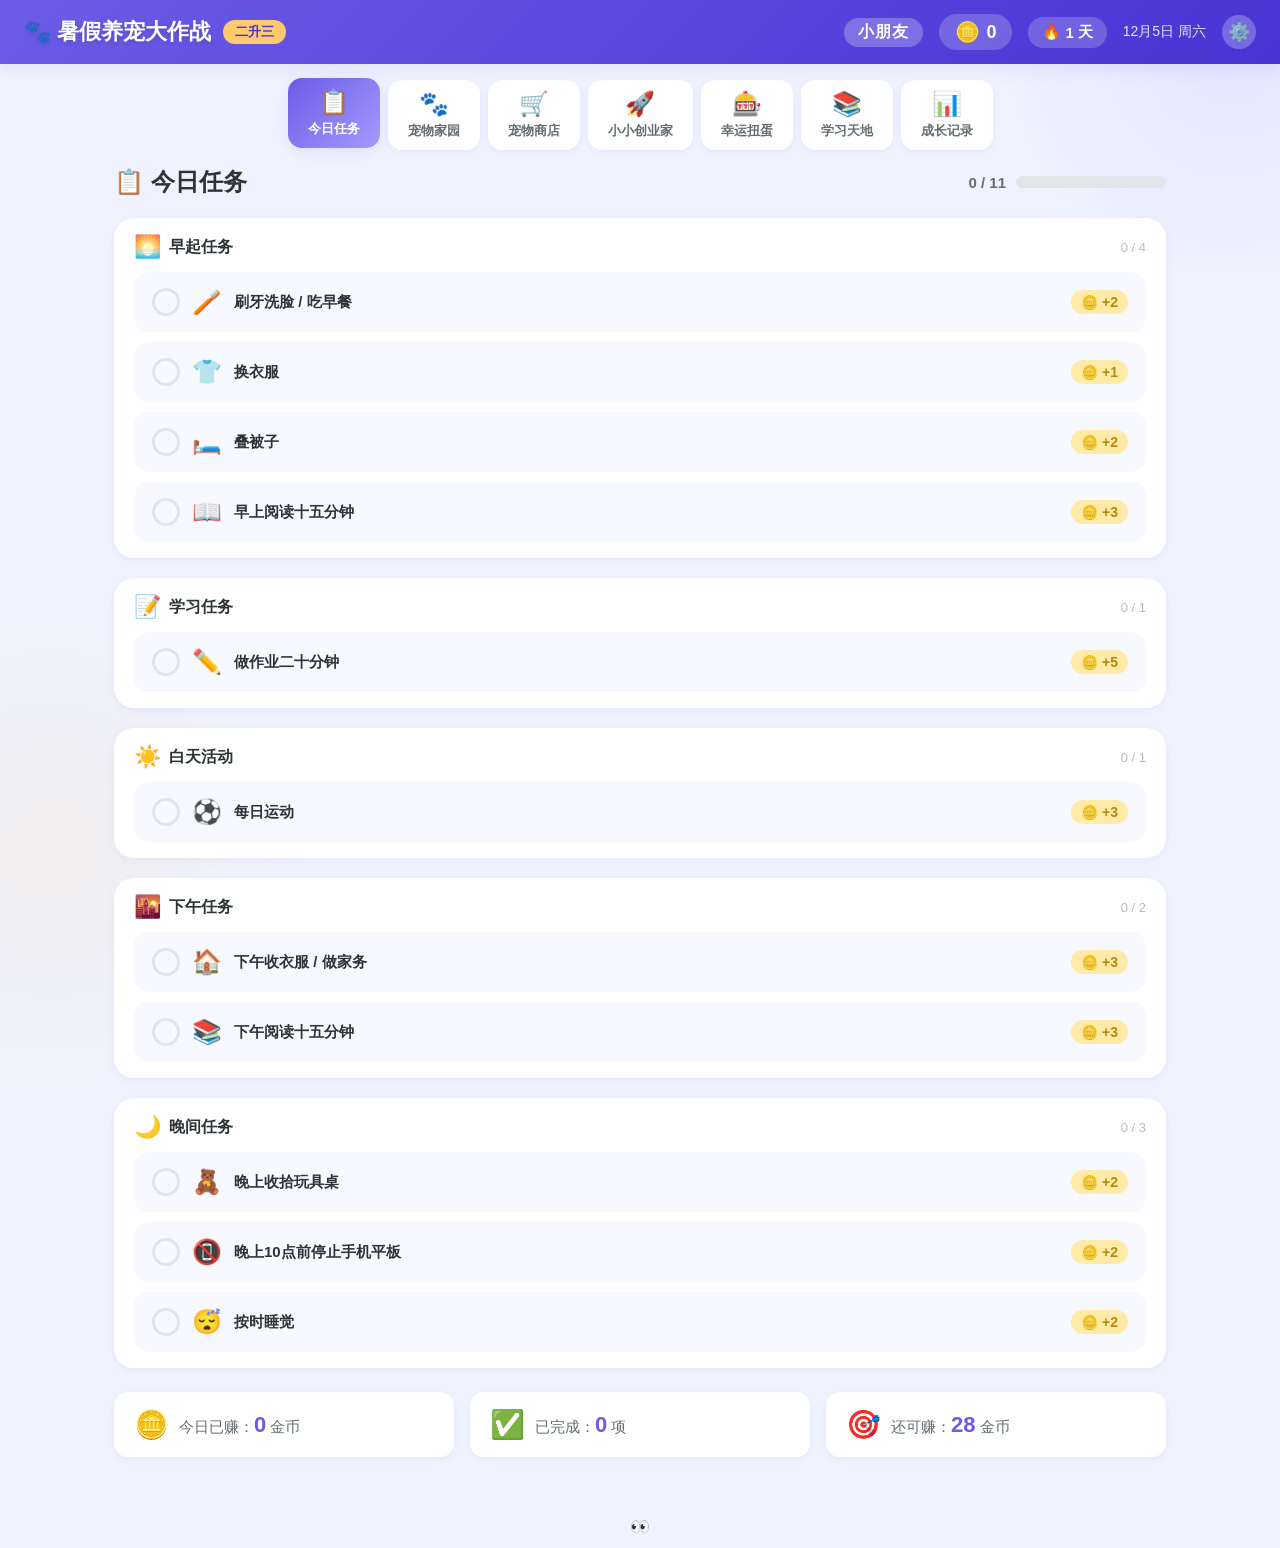
<file: index.html>
<!DOCTYPE html>
<html lang="zh-CN">
<head>
  <meta charset="UTF-8">
  <meta name="viewport" content="width=device-width, initial-scale=1.0, maximum-scale=1.0, user-scalable=no">
  <meta http-equiv="Cache-Control" content="no-cache, no-store, must-revalidate">
  <meta http-equiv="Pragma" content="no-cache">
  <meta http-equiv="Expires" content="0">
  <title>小学二升三暑假养宠大作战</title>
  <link rel="stylesheet" href="css/style.css">
</head>
<body>

  <!-- 金币飞行动画容器 -->
  <div id="coin-fly-container"></div>

  <!-- 彩纸动画容器 -->
  <div id="confetti-container"></div>

  <!-- ========== 顶部导航栏 ========== -->
  <header class="topbar">
    <div class="topbar-left">
      <h1 class="logo">🐾 暑假养宠大作战</h1>
      <span class="grade-badge">二升三</span>
    </div>
    <div class="topbar-right">
      <span class="topbar-name" id="child-name-display">小朋友</span>
      <div class="coin-display" id="coin-display">
        <span class="coin-icon">🪙</span>
        <span class="coin-amount" id="coin-amount">0</span>
      </div>
      <div class="streak-display" id="streak-display">
        <span>🔥</span>
        <span id="streak-count">0</span>天
      </div>
      <div class="date-display" id="date-display"></div>
      <button class="settings-entry-btn" onclick="openSettings()" title="家长设置">⚙️</button>
    </div>
  </header>

  <!-- ========== 标签导航 ========== -->
  <nav class="tab-nav">
    <button class="tab-btn active" data-tab="tasks">
      <span class="tab-icon">📋</span>
      <span class="tab-label">今日任务</span>
    </button>
    <button class="tab-btn" data-tab="pets">
      <span class="tab-icon">🐾</span>
      <span class="tab-label">宠物家园</span>
    </button>
    <button class="tab-btn" data-tab="shop">
      <span class="tab-icon">🛒</span>
      <span class="tab-label">宠物商店</span>
    </button>
    <button class="tab-btn" data-tab="company">
      <span class="tab-icon">🚀</span>
      <span class="tab-label">小小创业家</span>
    </button>
    <button class="tab-btn" data-tab="gacha">
      <span class="tab-icon">🎰</span>
      <span class="tab-label">幸运扭蛋</span>
    </button>
    <button class="tab-btn" data-tab="learn">
      <span class="tab-icon">📚</span>
      <span class="tab-label">学习天地</span>
    </button>
    <button class="tab-btn" data-tab="progress">
      <span class="tab-icon">📊</span>
      <span class="tab-label">成长记录</span>
    </button>
  </nav>

  <!-- ========== 主内容区 ========== -->
  <main class="main-content">

    <!-- ===== 今日任务 ===== -->
    <section class="tab-panel active" id="panel-tasks">
      <div class="panel-header">
        <h2>📋 今日任务</h2>
        <div class="daily-progress">
          <span id="daily-progress-text">0 / 11</span>
          <div class="progress-bar">
            <div class="progress-fill" id="daily-progress-fill" style="width: 0%"></div>
          </div>
        </div>
      </div>
      <div class="task-groups" id="task-groups">
        <!-- 任务卡片由JS生成 -->
      </div>
      <div class="daily-summary" id="daily-summary">
        <div class="summary-card">
          <span class="summary-icon">🪙</span>
          <span>今日已赚：<strong id="today-earned">0</strong> 金币</span>
        </div>
        <div class="summary-card">
          <span class="summary-icon">✅</span>
          <span>已完成：<strong id="today-done">0</strong> 项</span>
        </div>
        <div class="summary-card">
          <span class="summary-icon">🎯</span>
          <span>还可赚：<strong id="today-remaining">28</strong> 金币</span>
        </div>
      </div>
    </section>

    <!-- ===== 宠物家园 ===== -->
    <section class="tab-panel" id="panel-pets">
      <div class="panel-header">
        <h2>🐾 宠物家园</h2>
      </div>
      <div id="pet-home-content">
        <!-- 由JS生成 -->
      </div>
    </section>

    <!-- ===== 宠物商店 ===== -->
    <section class="tab-panel" id="panel-shop">
      <div class="panel-header">
        <h2>🛒 宠物商店</h2>
        <div class="shop-tabs">
          <button class="shop-tab-btn active" data-shop-tab="pets">宠物</button>
          <button class="shop-tab-btn" data-shop-tab="food">食物</button>
        </div>
      </div>
      <div class="shop-content" id="shop-content">
        <!-- 由JS生成 -->
      </div>
    </section>

    <!-- ===== 学习天地 ===== -->
    <section class="tab-panel" id="panel-learn">
      <div class="panel-header">
        <h2>📚 学习天地</h2>
        <p class="panel-subtitle">复习二年级知识 + 预习三年级新内容，完成学习还能赚金币！</p>
      </div>
      <div class="subject-tabs">
        <button class="subject-tab-btn active" data-subject="math">🔢 数学</button>
        <button class="subject-tab-btn" data-subject="chinese">📝 语文</button>
        <button class="subject-tab-btn" data-subject="english">🔤 英语</button>
        <button class="subject-tab-btn" data-subject="reading">📖 阅读</button>
      </div>
      <div class="learn-content" id="learn-content">
        <!-- 由JS生成 -->
      </div>
    </section>

    <!-- ===== 宠物公司 ===== -->
    <section class="tab-panel" id="panel-company">
      <div id="company-content">
        <!-- 由JS生成 -->
      </div>
    </section>

    <!-- ===== 幸运扭蛋 ===== -->
    <section class="tab-panel" id="panel-gacha">
      <div id="gacha-content">
        <!-- 由JS生成 -->
      </div>
    </section>

    <!-- ===== 成长记录 ===== -->
    <section class="tab-panel" id="panel-progress">
      <div class="panel-header">
        <h2>📊 成长记录</h2>
      </div>
      <div class="progress-overview" id="progress-overview">
        <!-- 由JS生成 -->
      </div>
      <div class="achievements-section">
        <h3>🏆 我的成就</h3>
        <div class="achievements-grid" id="achievements-grid">
          <!-- 由JS生成 -->
        </div>
      </div>
      <div class="calendar-section">
        <h3>📅 打卡日历</h3>
        <div class="calendar-grid" id="calendar-grid">
          <!-- 由JS生成 -->
        </div>
      </div>
    </section>

  </main>

  <!-- ========== 弹窗：学习活动 ========== -->
  <div class="modal-overlay" id="modal-overlay">
    <div class="modal-content" id="modal-content">
      <!-- 由JS生成 -->
    </div>
  </div>

  <!-- ========== 宠物喂食弹窗 ========== -->
  <div class="modal-overlay" id="feed-modal-overlay">
    <div class="modal-content feed-modal" id="feed-modal-content">
      <!-- 由JS生成 -->
    </div>
  </div>

  <!-- ========== 弹窗：家长设置 ========== -->
  <div class="modal-overlay" id="settings-overlay">
    <div class="modal-content" id="settings-content">
      <!-- 由JS生成 -->
    </div>
  </div>

  <!-- ========== 弹窗：宠物改名 ========== -->
  <div class="modal-overlay" id="rename-modal-overlay">
    <div class="modal-content" id="rename-modal-content">
      <!-- 由JS生成 -->
    </div>
  </div>

  <!-- ========== 弹窗：派遣宠物上班 ========== -->
  <div class="modal-overlay" id="dispatch-overlay">
    <div class="modal-content dispatch-modal" id="dispatch-content">
      <!-- 由JS生成 -->
    </div>
  </div>

  <!-- ========== 弹窗：宠物公司改名 ========== -->
  <div class="modal-overlay" id="rename-company-overlay">
    <div class="modal-content rename-company-modal" id="rename-company-content">
      <!-- 由JS生成 -->
    </div>
  </div>

  <!-- ========== Toast 提示 ========== -->
  <div class="toast-container" id="toast-container"></div>

  <!-- ========== 页面底部访问统计 ========== -->
  <div class="page-footer">
    <span class="visit-icon">👀</span>
    <span class="visit-detail" id="busuanzi_container_site_pv"> 本站总访问量 <span id="busuanzi_value_site_pv"></span> 次</span>
  </div>

  <script src="js/data.js"></script>
  <script src="js/app.js?v=20260805q"></script>
  <script async src="//busuanzi.ibruce.info/busuanzi/2.3/busuanzi.pure.mini.js"></script>
</body>
</html>
</file>
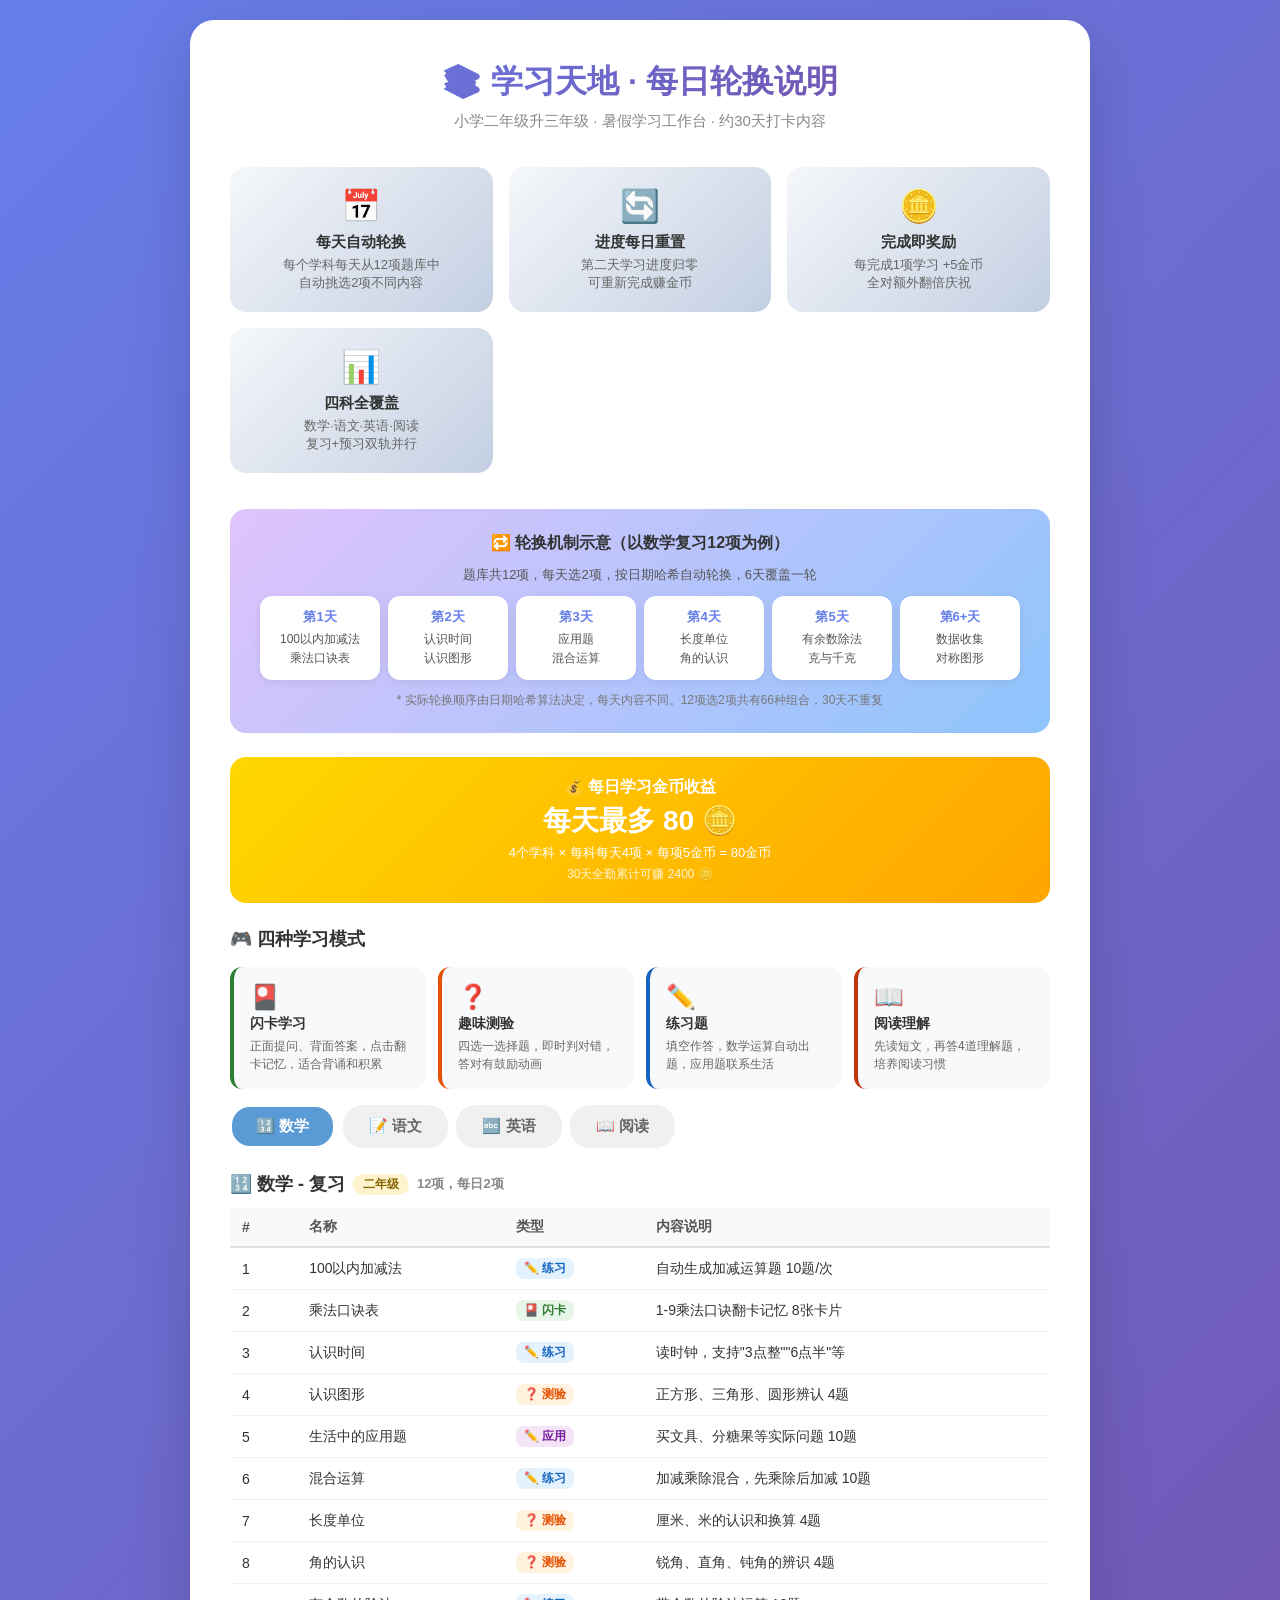
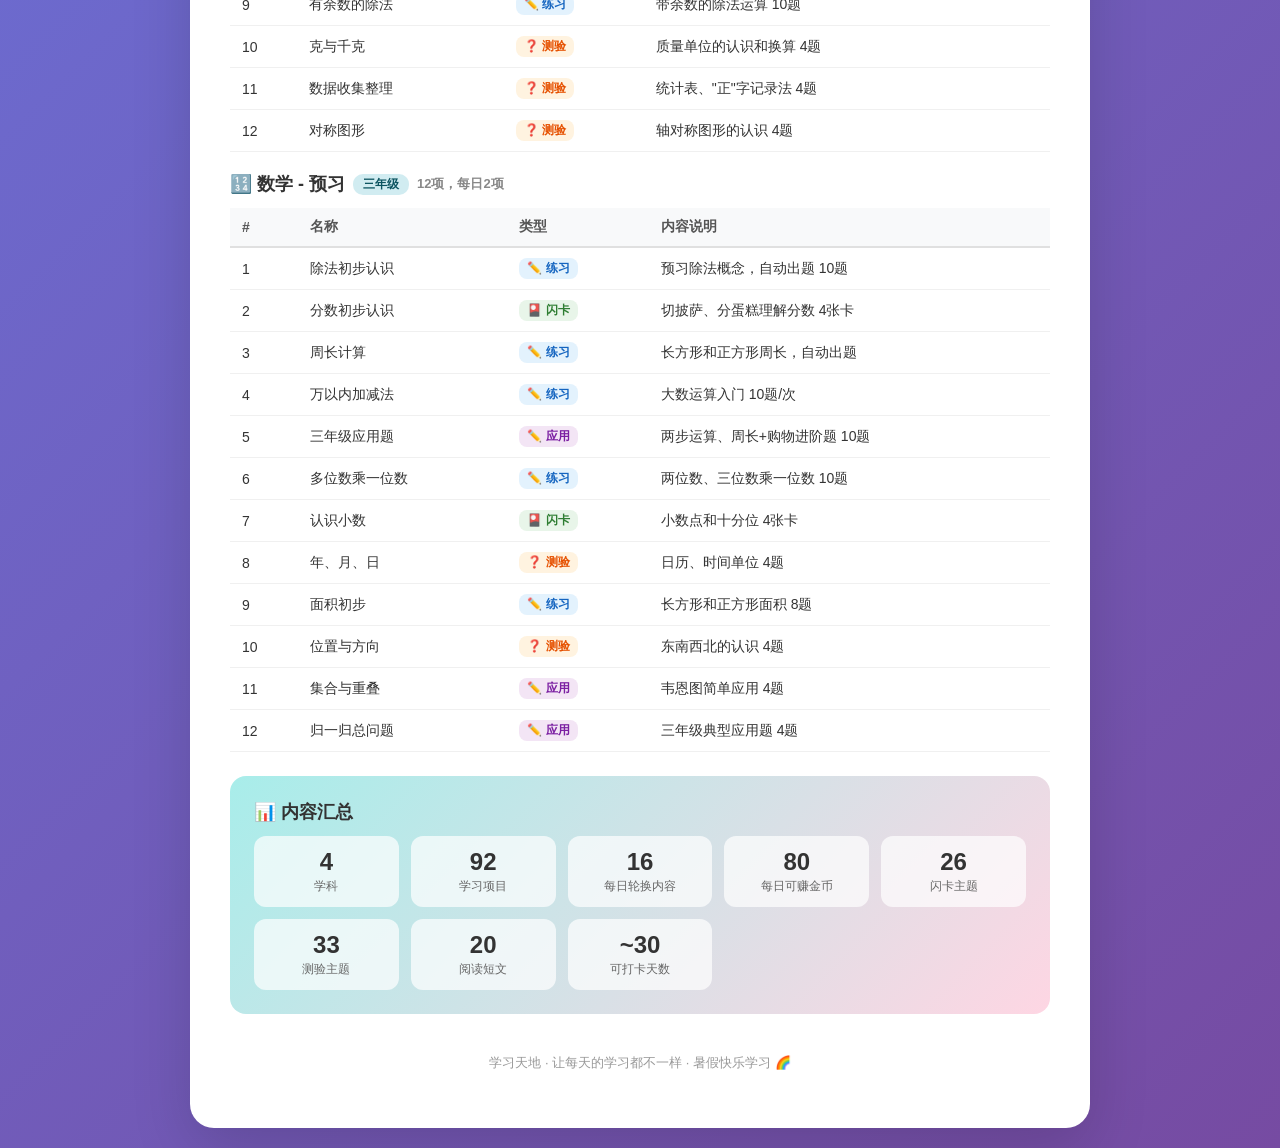
<file: 学习天地说明.html>
<!DOCTYPE html>
<html lang="zh-CN">
<head>
<meta charset="UTF-8">
<meta name="viewport" content="width=device-width, initial-scale=1.0">
<title>学习天地 · 每日轮换说明</title>
<style>
* { margin: 0; padding: 0; box-sizing: border-box; }
body {
  font-family: "PingFang SC", "Microsoft YaHei", "Helvetica Neue", sans-serif;
  background: linear-gradient(135deg, #667eea 0%, #764ba2 100%);
  min-height: 100vh;
  padding: 20px;
  color: #333;
}
.container {
  max-width: 900px;
  margin: 0 auto;
  background: #fff;
  border-radius: 24px;
  padding: 40px;
  box-shadow: 0 20px 60px rgba(0,0,0,0.15);
}
.header {
  text-align: center;
  margin-bottom: 36px;
}
.header h1 {
  font-size: 32px;
  background: linear-gradient(135deg, #667eea, #764ba2);
  -webkit-background-clip: text;
  -webkit-text-fill-color: transparent;
  margin-bottom: 8px;
}
.header p {
  color: #888;
  font-size: 15px;
}

/* 核心规则卡片 */
.rules {
  display: grid;
  grid-template-columns: repeat(auto-fit, minmax(200px, 1fr));
  gap: 16px;
  margin-bottom: 36px;
}
.rule-card {
  background: linear-gradient(135deg, #f5f7fa, #c3cfe2);
  border-radius: 16px;
  padding: 20px;
  text-align: center;
}
.rule-card .icon { font-size: 32px; margin-bottom: 8px; }
.rule-card .title { font-weight: 700; font-size: 15px; margin-bottom: 4px; }
.rule-card .desc { font-size: 13px; color: #666; }

/* 学科标签 */
.subject-nav {
  display: flex;
  gap: 8px;
  margin-bottom: 24px;
  flex-wrap: wrap;
}
.subject-tab {
  padding: 10px 24px;
  border-radius: 20px;
  font-weight: 600;
  font-size: 15px;
  cursor: pointer;
  border: 2px solid transparent;
  background: #f0f0f0;
  color: #666;
  transition: all 0.2s;
}
.subject-tab.active { color: #fff; border-color: #fff; }
.subject-tab[data-sub="math"].active { background: #5B9BD5; }
.subject-tab[data-sub="chinese"].active { background: #E74C3C; }
.subject-tab[data-sub="english"].active { background: #27AE60; }
.subject-tab[data-sub="reading"].active { background: #E17055; }

.subject-panel { display: none; }
.subject-panel.active { display: block; }

.section-title {
  font-size: 18px;
  font-weight: 700;
  margin: 20px 0 12px;
  display: flex;
  align-items: center;
  gap: 8px;
}
.badge {
  font-size: 12px;
  padding: 2px 10px;
  border-radius: 10px;
  font-weight: 600;
}
.badge.review { background: #FFF3CD; color: #856404; }
.badge.preview { background: #D1ECF1; color: #0C5460; }

.content-table {
  width: 100%;
  border-collapse: collapse;
  margin-bottom: 20px;
  font-size: 14px;
}
.content-table th {
  background: #f8f9fa;
  padding: 10px 12px;
  text-align: left;
  font-weight: 600;
  color: #555;
  border-bottom: 2px solid #e0e0e0;
}
.content-table td {
  padding: 10px 12px;
  border-bottom: 1px solid #f0f0f0;
}
.content-table tr:hover { background: #f8f9fa; }
.type-tag {
  display: inline-block;
  padding: 2px 8px;
  border-radius: 8px;
  font-size: 12px;
  font-weight: 600;
}
.type-flashcard { background: #E8F5E9; color: #2E7D32; }
.type-quiz { background: #FFF3E0; color: #E65100; }
.type-practice { background: #E3F2FD; color: #1565C0; }
.type-word_problem { background: #F3E5F5; color: #7B1FA2; }
.type-reading { background: #FBE9E7; color: #BF360C; }

.rotation-demo {
  background: linear-gradient(135deg, #e0c3fc, #8ec5fc);
  border-radius: 16px;
  padding: 24px;
  margin: 24px 0;
  text-align: center;
}
.rotation-demo h3 {
  font-size: 16px;
  margin-bottom: 12px;
}
.day-cards {
  display: flex;
  gap: 8px;
  justify-content: center;
  flex-wrap: wrap;
}
.day-card {
  background: #fff;
  border-radius: 12px;
  padding: 12px 16px;
  min-width: 120px;
  text-align: center;
  box-shadow: 0 2px 8px rgba(0,0,0,0.08);
}
.day-card .day-label { font-weight: 700; font-size: 13px; color: #667eea; margin-bottom: 4px; }
.day-card .day-items { font-size: 12px; color: #555; line-height: 1.6; }

.summary-box {
  background: linear-gradient(135deg, #a8edea, #fed6e3);
  border-radius: 16px;
  padding: 24px;
  margin: 24px 0;
}
.summary-box h3 { font-size: 18px; margin-bottom: 12px; }
.summary-grid {
  display: grid;
  grid-template-columns: repeat(auto-fit, minmax(140px, 1fr));
  gap: 12px;
}
.summary-item {
  background: rgba(255,255,255,0.7);
  border-radius: 12px;
  padding: 12px;
  text-align: center;
}
.summary-item .num { font-size: 24px; font-weight: 800; color: #333; }
.summary-item .label { font-size: 12px; color: #666; margin-top: 2px; }

.mode-list {
  display: grid;
  grid-template-columns: repeat(auto-fit, minmax(180px, 1fr));
  gap: 12px;
  margin: 16px 0;
}
.mode-item {
  background: #f8f9fa;
  border-radius: 12px;
  padding: 16px;
  border-left: 4px solid #ccc;
}
.mode-item.flashcard { border-left-color: #2E7D32; }
.mode-item.quiz { border-left-color: #E65100; }
.mode-item.practice { border-left-color: #1565C0; }
.mode-item.reading { border-left-color: #BF360C; }
.mode-item .mode-icon { font-size: 24px; }
.mode-item .mode-name { font-weight: 700; font-size: 14px; margin: 4px 0; }
.mode-item .mode-desc { font-size: 12px; color: #666; line-height: 1.5; }

.coin-info {
  background: linear-gradient(135deg, #FFD700, #FFA500);
  border-radius: 16px;
  padding: 20px;
  text-align: center;
  margin: 20px 0;
  color: #fff;
}
.coin-info .big { font-size: 28px; font-weight: 800; margin: 4px 0; }

@media (max-width: 600px) {
  .container { padding: 20px; }
  .header h1 { font-size: 24px; }
  .content-table { font-size: 12px; }
  .content-table th, .content-table td { padding: 8px 6px; }
}
</style>
</head>
<body>
<div class="container">
  <div class="header">
    <h1>📚 学习天地 · 每日轮换说明</h1>
    <p>小学二年级升三年级 · 暑假学习工作台 · 约30天打卡内容</p>
  </div>

  <!-- 核心规则 -->
  <div class="rules">
    <div class="rule-card">
      <div class="icon">📅</div>
      <div class="title">每天自动轮换</div>
      <div class="desc">每个学科每天从12项题库中<br>自动挑选2项不同内容</div>
    </div>
    <div class="rule-card">
      <div class="icon">🔄</div>
      <div class="title">进度每日重置</div>
      <div class="desc">第二天学习进度归零<br>可重新完成赚金币</div>
    </div>
    <div class="rule-card">
      <div class="icon">🪙</div>
      <div class="title">完成即奖励</div>
      <div class="desc">每完成1项学习 +5金币<br>全对额外翻倍庆祝</div>
    </div>
    <div class="rule-card">
      <div class="icon">📊</div>
      <div class="title">四科全覆盖</div>
      <div class="desc">数学·语文·英语·阅读<br>复习+预习双轨并行</div>
    </div>
  </div>

  <!-- 轮换机制示意 -->
  <div class="rotation-demo">
    <h3>🔁 轮换机制示意（以数学复习12项为例）</h3>
    <p style="font-size:13px;color:#555;margin-bottom:12px;">题库共12项，每天选2项，按日期哈希自动轮换，6天覆盖一轮</p>
    <div class="day-cards">
      <div class="day-card">
        <div class="day-label">第1天</div>
        <div class="day-items">100以内加减法<br>乘法口诀表</div>
      </div>
      <div class="day-card">
        <div class="day-label">第2天</div>
        <div class="day-items">认识时间<br>认识图形</div>
      </div>
      <div class="day-card">
        <div class="day-label">第3天</div>
        <div class="day-items">应用题<br>混合运算</div>
      </div>
      <div class="day-card">
        <div class="day-label">第4天</div>
        <div class="day-items">长度单位<br>角的认识</div>
      </div>
      <div class="day-card">
        <div class="day-label">第5天</div>
        <div class="day-items">有余数除法<br>克与千克</div>
      </div>
      <div class="day-card">
        <div class="day-label">第6+天</div>
        <div class="day-items">数据收集<br>对称图形</div>
      </div>
    </div>
    <p style="font-size:12px;color:#777;margin-top:12px;">* 实际轮换顺序由日期哈希算法决定，每天内容不同。12项选2项共有66种组合，30天不重复</p>
  </div>

  <!-- 金币奖励 -->
  <div class="coin-info">
    <div style="font-size:16px;font-weight:600;">💰 每日学习金币收益</div>
    <div class="big">每天最多 80 🪙</div>
    <div style="font-size:13px;">4个学科 × 每科每天4项 × 每项5金币 = 80金币</div>
    <div style="font-size:12px;margin-top:4px;opacity:0.85;">30天全勤累计可赚 2400 🪙</div>
  </div>

  <!-- 学习模式说明 -->
  <h3 style="margin:24px 0 12px;font-size:18px;">🎮 四种学习模式</h3>
  <div class="mode-list">
    <div class="mode-item flashcard">
      <div class="mode-icon">🎴</div>
      <div class="mode-name">闪卡学习</div>
      <div class="mode-desc">正面提问、背面答案，点击翻卡记忆，适合背诵和积累</div>
    </div>
    <div class="mode-item quiz">
      <div class="mode-icon">❓</div>
      <div class="mode-name">趣味测验</div>
      <div class="mode-desc">四选一选择题，即时判对错，答对有鼓励动画</div>
    </div>
    <div class="mode-item practice">
      <div class="mode-icon">✏️</div>
      <div class="mode-name">练习题</div>
      <div class="mode-desc">填空作答，数学运算自动出题，应用题联系生活</div>
    </div>
    <div class="mode-item reading">
      <div class="mode-icon">📖</div>
      <div class="mode-name">阅读理解</div>
      <div class="mode-desc">先读短文，再答4道理解题，培养阅读习惯</div>
    </div>
  </div>

  <!-- 学科导航 -->
  <div class="subject-nav">
    <div class="subject-tab active" data-sub="math" onclick="switchSubject('math')">🔢 数学</div>
    <div class="subject-tab" data-sub="chinese" onclick="switchSubject('chinese')">📝 语文</div>
    <div class="subject-tab" data-sub="english" onclick="switchSubject('english')">🔤 英语</div>
    <div class="subject-tab" data-sub="reading" onclick="switchSubject('reading')">📖 阅读</div>
  </div>

  <!-- 数学 -->
  <div class="subject-panel active" id="panel-math">
    <div class="section-title">🔢 数学 - 复习 <span class="badge review">二年级</span><span style="font-size:13px;color:#888;">12项，每日2项</span></div>
    <table class="content-table">
      <thead><tr><th>#</th><th>名称</th><th>类型</th><th>内容说明</th></tr></thead>
      <tbody>
        <tr><td>1</td><td>100以内加减法</td><td><span class="type-tag type-practice">✏️ 练习</span></td><td>自动生成加减运算题 10题/次</td></tr>
        <tr><td>2</td><td>乘法口诀表</td><td><span class="type-tag type-flashcard">🎴 闪卡</span></td><td>1-9乘法口诀翻卡记忆 8张卡片</td></tr>
        <tr><td>3</td><td>认识时间</td><td><span class="type-tag type-practice">✏️ 练习</span></td><td>读时钟，支持"3点整""6点半"等</td></tr>
        <tr><td>4</td><td>认识图形</td><td><span class="type-tag type-quiz">❓ 测验</span></td><td>正方形、三角形、圆形辨认 4题</td></tr>
        <tr><td>5</td><td>生活中的应用题</td><td><span class="type-tag type-word_problem">✏️ 应用</span></td><td>买文具、分糖果等实际问题 10题</td></tr>
        <tr><td>6</td><td>混合运算</td><td><span class="type-tag type-practice">✏️ 练习</span></td><td>加减乘除混合，先乘除后加减 10题</td></tr>
        <tr><td>7</td><td>长度单位</td><td><span class="type-tag type-quiz">❓ 测验</span></td><td>厘米、米的认识和换算 4题</td></tr>
        <tr><td>8</td><td>角的认识</td><td><span class="type-tag type-quiz">❓ 测验</span></td><td>锐角、直角、钝角的辨识 4题</td></tr>
        <tr><td>9</td><td>有余数的除法</td><td><span class="type-tag type-practice">✏️ 练习</span></td><td>带余数的除法运算 10题</td></tr>
        <tr><td>10</td><td>克与千克</td><td><span class="type-tag type-quiz">❓ 测验</span></td><td>质量单位的认识和换算 4题</td></tr>
        <tr><td>11</td><td>数据收集整理</td><td><span class="type-tag type-quiz">❓ 测验</span></td><td>统计表、"正"字记录法 4题</td></tr>
        <tr><td>12</td><td>对称图形</td><td><span class="type-tag type-quiz">❓ 测验</span></td><td>轴对称图形的认识 4题</td></tr>
      </tbody>
    </table>
    <div class="section-title">🔢 数学 - 预习 <span class="badge preview">三年级</span><span style="font-size:13px;color:#888;">12项，每日2项</span></div>
    <table class="content-table">
      <thead><tr><th>#</th><th>名称</th><th>类型</th><th>内容说明</th></tr></thead>
      <tbody>
        <tr><td>1</td><td>除法初步认识</td><td><span class="type-tag type-practice">✏️ 练习</span></td><td>预习除法概念，自动出题 10题</td></tr>
        <tr><td>2</td><td>分数初步认识</td><td><span class="type-tag type-flashcard">🎴 闪卡</span></td><td>切披萨、分蛋糕理解分数 4张卡</td></tr>
        <tr><td>3</td><td>周长计算</td><td><span class="type-tag type-practice">✏️ 练习</span></td><td>长方形和正方形周长，自动出题</td></tr>
        <tr><td>4</td><td>万以内加减法</td><td><span class="type-tag type-practice">✏️ 练习</span></td><td>大数运算入门 10题/次</td></tr>
        <tr><td>5</td><td>三年级应用题</td><td><span class="type-tag type-word_problem">✏️ 应用</span></td><td>两步运算、周长+购物进阶题 10题</td></tr>
        <tr><td>6</td><td>多位数乘一位数</td><td><span class="type-tag type-practice">✏️ 练习</span></td><td>两位数、三位数乘一位数 10题</td></tr>
        <tr><td>7</td><td>认识小数</td><td><span class="type-tag type-flashcard">🎴 闪卡</span></td><td>小数点和十分位 4张卡</td></tr>
        <tr><td>8</td><td>年、月、日</td><td><span class="type-tag type-quiz">❓ 测验</span></td><td>日历、时间单位 4题</td></tr>
        <tr><td>9</td><td>面积初步</td><td><span class="type-tag type-practice">✏️ 练习</span></td><td>长方形和正方形面积 8题</td></tr>
        <tr><td>10</td><td>位置与方向</td><td><span class="type-tag type-quiz">❓ 测验</span></td><td>东南西北的认识 4题</td></tr>
        <tr><td>11</td><td>集合与重叠</td><td><span class="type-tag type-word_problem">✏️ 应用</span></td><td>韦恩图简单应用 4题</td></tr>
        <tr><td>12</td><td>归一归总问题</td><td><span class="type-tag type-word_problem">✏️ 应用</span></td><td>三年级典型应用题 4题</td></tr>
      </tbody>
    </table>
  </div>

  <!-- 语文 -->
  <div class="subject-panel" id="panel-chinese">
    <div class="section-title">📝 语文 - 复习 <span class="badge review">二年级</span><span style="font-size:13px;color:#888;">12项，每日2项</span></div>
    <table class="content-table">
      <thead><tr><th>#</th><th>名称</th><th>类型</th><th>内容说明</th></tr></thead>
      <tbody>
        <tr><td>1</td><td>二年级生字复习</td><td><span class="type-tag type-flashcard">🎴 闪卡</span></td><td>美丽、勤劳、仔细、勇敢等重点词 6张卡</td></tr>
        <tr><td>2</td><td>古诗背诵</td><td><span class="type-tag type-flashcard">🎴 闪卡</span></td><td>静夜思、春晓、咏鹅、悯农 4首</td></tr>
        <tr><td>3</td><td>词语积累</td><td><span class="type-tag type-quiz">❓ 测验</span></td><td>近义词、反义词选择题 4题</td></tr>
        <tr><td>4</td><td>量词搭配</td><td><span class="type-tag type-quiz">❓ 测验</span></td><td>一(本)书、一(朵)花等 5题</td></tr>
        <tr><td>5</td><td>好词积累</td><td><span class="type-tag type-flashcard">🎴 闪卡</span></td><td>生机勃勃、五颜六色等四字词 8张卡</td></tr>
        <tr><td>6</td><td>好句欣赏</td><td><span class="type-tag type-flashcard">🎴 闪卡</span></td><td>描写春风、小草、花朵等优美句 8张卡</td></tr>
        <tr><td>7</td><td>多音字辨析</td><td><span class="type-tag type-quiz">❓ 测验</span></td><td>长、好、种、只等一字多音 4题</td></tr>
        <tr><td>8</td><td>标点符号</td><td><span class="type-tag type-quiz">❓ 测验</span></td><td>句号、问号、感叹号、逗号 4题</td></tr>
        <tr><td>9</td><td>修辞手法</td><td><span class="type-tag type-flashcard">🎴 闪卡</span></td><td>比喻、拟人、排比、夸张 4张卡</td></tr>
        <tr><td>10</td><td>部首查字</td><td><span class="type-tag type-quiz">❓ 测验</span></td><td>用部首查字典的方法 4题</td></tr>
        <tr><td>11</td><td>扩写句子</td><td><span class="type-tag type-quiz">❓ 测验</span></td><td>让句子更具体生动 4题</td></tr>
        <tr><td>12</td><td>词语搭配</td><td><span class="type-tag type-quiz">❓ 测验</span></td><td>动词名词正确搭配 4题</td></tr>
      </tbody>
    </table>
    <div class="section-title">📝 语文 - 预习 <span class="badge preview">三年级</span><span style="font-size:13px;color:#888;">12项，每日2项</span></div>
    <table class="content-table">
      <thead><tr><th>#</th><th>名称</th><th>类型</th><th>内容说明</th></tr></thead>
      <tbody>
        <tr><td>1</td><td>三年级上册生字</td><td><span class="type-tag type-flashcard">🎴 闪卡</span></td><td>晨、绒、猜、扬、臂、雀等 6个</td></tr>
        <tr><td>2</td><td>成语故事</td><td><span class="type-tag type-flashcard">🎴 闪卡</span></td><td>守株待兔、画蛇添足等 4个成语</td></tr>
        <tr><td>3</td><td>阅读理解入门</td><td><span class="type-tag type-quiz">❓ 测验</span></td><td>短文阅读后答选择题 3题</td></tr>
        <tr><td>4</td><td>看图写话</td><td><span class="type-tag type-quiz">❓ 测验</span></td><td>助人为乐等主题，学写话结构 3题</td></tr>
        <tr><td>5</td><td>好词好句</td><td><span class="type-tag type-flashcard">🎴 闪卡</span></td><td>精神抖擞、万里无云等含例句 6组</td></tr>
        <tr><td>6</td><td>三年级古诗</td><td><span class="type-tag type-flashcard">🎴 闪卡</span></td><td>望天门山、饮湖上初晴后雨等 4首</td></tr>
        <tr><td>7</td><td>关联词造句</td><td><span class="type-tag type-quiz">❓ 测验</span></td><td>因为所以、虽然但是等 4题</td></tr>
        <tr><td>8</td><td>修改病句</td><td><span class="type-tag type-quiz">❓ 测验</span></td><td>找错误：重复、缺主语、搭配不当 4题</td></tr>
        <tr><td>9</td><td>描写方法</td><td><span class="type-tag type-flashcard">🎴 闪卡</span></td><td>外貌、动作、语言、心理描写 4张卡</td></tr>
        <tr><td>10</td><td>日记格式</td><td><span class="type-tag type-quiz">❓ 测验</span></td><td>日期天气、第一人称写法 4题</td></tr>
        <tr><td>11</td><td>近义词辨析</td><td><span class="type-tag type-quiz">❓ 测验</span></td><td>美丽vs漂亮、思念vs想念等 4题</td></tr>
        <tr><td>12</td><td>童话阅读</td><td><span class="type-tag type-quiz">❓ 测验</span></td><td>童话故事特点、安徒生知多少 4题</td></tr>
      </tbody>
    </table>
  </div>

  <!-- 英语 -->
  <div class="subject-panel" id="panel-english">
    <div class="section-title">🔤 英语 - 复习 <span class="badge review">二年级</span><span style="font-size:13px;color:#888;">12项，每日2项</span></div>
    <table class="content-table">
      <thead><tr><th>#</th><th>名称</th><th>类型</th><th>内容说明</th></tr></thead>
      <tbody>
        <tr><td>1</td><td>字母ABC</td><td><span class="type-tag type-flashcard">🎴 闪卡</span></td><td>A-Apple🍎 B-Banana🍌 等 8张卡</td></tr>
        <tr><td>2</td><td>颜色单词</td><td><span class="type-tag type-flashcard">🎴 闪卡</span></td><td>Red🔴 Blue🔵 Green🟢 等 8张卡</td></tr>
        <tr><td>3</td><td>数字单词</td><td><span class="type-tag type-quiz">❓ 测验</span></td><td>one to twenty 数字英语互译 4题</td></tr>
        <tr><td>4</td><td>日常问候</td><td><span class="type-tag type-quiz">❓ 测验</span></td><td>Hello, Good morning, Thank you 4题</td></tr>
        <tr><td>5</td><td>身体部位</td><td><span class="type-tag type-flashcard">🎴 闪卡</span></td><td>Head🤕 Hand✋ Foot🦶 等 8张卡</td></tr>
        <tr><td>6</td><td>家庭成员</td><td><span class="type-tag type-flashcard">🎴 闪卡</span></td><td>Father👨 Mother👩 Brother👦 8张卡</td></tr>
        <tr><td>7</td><td>天气单词</td><td><span class="type-tag type-quiz">❓ 测验</span></td><td>Sunny☀️ Rainy🌧️ Cloudy☁️ 4题</td></tr>
        <tr><td>8</td><td>教室物品</td><td><span class="type-tag type-flashcard">🎴 闪卡</span></td><td>Desk📚 Chair🪑 Book📖 8张卡</td></tr>
        <tr><td>9</td><td>动作单词</td><td><span class="type-tag type-flashcard">🎴 闪卡</span></td><td>Run🏃 Jump🦘 Swim🏊 等 8张卡</td></tr>
        <tr><td>10</td><td>反义词配对</td><td><span class="type-tag type-quiz">❓ 测验</span></td><td>big-small, hot-cold 等 4题</td></tr>
        <tr><td>11</td><td>星期几</td><td><span class="type-tag type-quiz">❓ 测验</span></td><td>Monday to Sunday 4题</td></tr>
        <tr><td>12</td><td>职业单词</td><td><span class="type-tag type-flashcard">🎴 闪卡</span></td><td>Teacher👩‍🏫 Doctor👨‍⚕️ 等 8张卡</td></tr>
      </tbody>
    </table>
    <div class="section-title">🔤 英语 - 预习 <span class="badge preview">三年级</span><span style="font-size:13px;color:#888;">12项，每日2项</span></div>
    <table class="content-table">
      <thead><tr><th>#</th><th>名称</th><th>类型</th><th>内容说明</th></tr></thead>
      <tbody>
        <tr><td>1</td><td>动物单词</td><td><span class="type-tag type-flashcard">🎴 闪卡</span></td><td>Cat🐱 Dog🐶 Elephant🐘 等 8张卡</td></tr>
        <tr><td>2</td><td>食物单词</td><td><span class="type-tag type-flashcard">🎴 闪卡</span></td><td>Apple🍎 Bread🍞 Milk🥛 等 8张卡</td></tr>
        <tr><td>3</td><td>简单句型</td><td><span class="type-tag type-quiz">❓ 测验</span></td><td>I like... / This is... 等 4题</td></tr>
        <tr><td>4</td><td>自我介绍</td><td><span class="type-tag type-quiz">❓ 测验</span></td><td>My name is... / I am 8 years 4题</td></tr>
        <tr><td>5</td><td>学校科目</td><td><span class="type-tag type-flashcard">🎴 闪卡</span></td><td>Math🔢 English🔤 Music🎵 等 8张卡</td></tr>
        <tr><td>6</td><td>衣服单词</td><td><span class="type-tag type-flashcard">🎴 闪卡</span></td><td>Shirt👔 Dress👗 Shoes👟 等 8张卡</td></tr>
        <tr><td>7</td><td>地点单词</td><td><span class="type-tag type-flashcard">🎴 闪卡</span></td><td>School🏫 Park🌳 Hospital🏥 等 8张卡</td></tr>
        <tr><td>8</td><td>There be 句型</td><td><span class="type-tag type-quiz">❓ 测验</span></td><td>There is/are... 存在句型 4题</td></tr>
        <tr><td>9</td><td>时间表达</td><td><span class="type-tag type-quiz">❓ 测验</span></td><td>What time is it? 问答 4题</td></tr>
        <tr><td>10</td><td>like 句型</td><td><span class="type-tag type-quiz">❓ 测验</span></td><td>Do you like...? Yes/No 4题</td></tr>
        <tr><td>11</td><td>人称代词</td><td><span class="type-tag type-quiz">❓ 测验</span></td><td>I/you/he/she/it/we/they 4题</td></tr>
        <tr><td>12</td><td>购物对话</td><td><span class="type-tag type-flashcard">🎴 闪卡</span></td><td>How much is it? 实用句型 6张卡</td></tr>
      </tbody>
    </table>
  </div>

  <!-- 阅读 -->
  <div class="subject-panel" id="panel-reading">
    <div class="section-title">📖 阅读 - 复习 <span class="badge review">二年级</span><span style="font-size:13px;color:#888;">10项，每日2项</span></div>
    <table class="content-table">
      <thead><tr><th>#</th><th>名称</th><th>类型</th><th>内容说明</th></tr></thead>
      <tbody>
        <tr><td>1</td><td>小蚂蚁搬粮食</td><td><span class="type-tag type-reading">📖 阅读</span></td><td>团结合作 — 小蚂蚁叫朋友搬面包 4题</td></tr>
        <tr><td>2</td><td>春天来了</td><td><span class="type-tag type-reading">📖 阅读</span></td><td>季节描写 — 小草、花儿、柳树、燕子 4题</td></tr>
        <tr><td>3</td><td>小乌龟和小兔子</td><td><span class="type-tag type-reading">📖 阅读</span></td><td>寓言故事 — 坚持就是胜利 4题</td></tr>
        <tr><td>4</td><td>小猫钓鱼</td><td><span class="type-tag type-reading">📖 阅读</span></td><td>做事专心 — 小猫三心二意钓不到鱼 4题</td></tr>
        <tr><td>5</td><td>秋天的果园</td><td><span class="type-tag type-reading">📖 阅读</span></td><td>观察描写 — 苹果、梨子、柿子丰收 4题</td></tr>
        <tr><td>6</td><td>勇敢的小松鼠</td><td><span class="type-tag type-reading">📖 阅读</span></td><td>战胜恐惧 — 数到三就跳 4题</td></tr>
        <tr><td>7</td><td>妈妈的生日</td><td><span class="type-tag type-reading">📖 阅读</span></td><td>感恩亲情 — 最好的礼物是用心 4题</td></tr>
        <tr><td>8</td><td>下雨了</td><td><span class="type-tag type-reading">📖 阅读</span></td><td>自然现象 — 雨声像打鼓、弹琴 4题</td></tr>
        <tr><td>9</td><td>小青蛙找家</td><td><span class="type-tag type-reading">📖 阅读</span></td><td>辨别方向 — 白天看太阳，晚上看北极星 4题</td></tr>
        <tr><td>10</td><td>同桌的你</td><td><span class="type-tag type-reading">📖 阅读</span></td><td>友谊故事 — 乐于助人的同桌小红 4题</td></tr>
      </tbody>
    </table>
    <div class="section-title">📖 阅读 - 预习 <span class="badge preview">三年级</span><span style="font-size:13px;color:#888;">10项，每日2项</span></div>
    <table class="content-table">
      <thead><tr><th>#</th><th>名称</th><th>类型</th><th>内容说明</th></tr></thead>
      <tbody>
        <tr><td>1</td><td>美丽的校园</td><td><span class="type-tag type-reading">📖 阅读</span></td><td>校园描写 — 梧桐树、花坛、操场 4题</td></tr>
        <tr><td>2</td><td>我爱家乡</td><td><span class="type-tag type-reading">📖 阅读</span></td><td>写景抒情 — 小河、高山、野花、果香 4题</td></tr>
        <tr><td>3</td><td>小小发明家</td><td><span class="type-tag type-reading">📖 阅读</span></td><td>叙事阅读 — 爱动脑筋的小华发明浇花壶 4题</td></tr>
        <tr><td>4</td><td>第一次做饭</td><td><span class="type-tag type-reading">📖 阅读</span></td><td>成长故事 — 给爸妈惊喜的暖心回忆 4题</td></tr>
        <tr><td>5</td><td>蒲公英的旅行</td><td><span class="type-tag type-reading">📖 阅读</span></td><td>科普童话 — 种子乘风飞行，生根发芽 4题</td></tr>
        <tr><td>6</td><td>保护地球妈妈</td><td><span class="type-tag type-reading">📖 阅读</span></td><td>环保主题 — 节约用水、垃圾分类 4题</td></tr>
        <tr><td>7</td><td>尊老爱幼</td><td><span class="type-tag type-reading">📖 阅读</span></td><td>传统美德 — 公交车上让座的故事 4题</td></tr>
        <tr><td>8</td><td>小蚂蚁的旅行</td><td><span class="type-tag type-reading">📖 阅读</span></td><td>趣味科普 — 有梦想不怕困难 4题</td></tr>
        <tr><td>9</td><td>秋游日记</td><td><span class="type-tag type-reading">📖 阅读</span></td><td>日记阅读 — 农场参观、野餐、摘苹果 4题</td></tr>
        <tr><td>10</td><td>夜空的星星</td><td><span class="type-tag type-reading">📖 阅读</span></td><td>想象阅读 — 北斗七星、北极星、银河 4题</td></tr>
      </tbody>
    </table>
  </div>

  <!-- 汇总统计 -->
  <div class="summary-box">
    <h3>📊 内容汇总</h3>
    <div class="summary-grid">
      <div class="summary-item">
        <div class="num">4</div>
        <div class="label">学科</div>
      </div>
      <div class="summary-item">
        <div class="num">92</div>
        <div class="label">学习项目</div>
      </div>
      <div class="summary-item">
        <div class="num">16</div>
        <div class="label">每日轮换内容</div>
      </div>
      <div class="summary-item">
        <div class="num">80</div>
        <div class="label">每日可赚金币</div>
      </div>
      <div class="summary-item">
        <div class="num">26</div>
        <div class="label">闪卡主题</div>
      </div>
      <div class="summary-item">
        <div class="num">33</div>
        <div class="label">测验主题</div>
      </div>
      <div class="summary-item">
        <div class="num">20</div>
        <div class="label">阅读短文</div>
      </div>
      <div class="summary-item">
        <div class="num">~30</div>
        <div class="label">可打卡天数</div>
      </div>
    </div>
  </div>

  <div style="text-align:center;padding:16px 0;color:#999;font-size:13px;">
    学习天地 · 让每天的学习都不一样 · 暑假快乐学习 🌈
  </div>
</div>

<script>
function switchSubject(sub) {
  document.querySelectorAll('.subject-tab').forEach(t => t.classList.remove('active'));
  document.querySelectorAll('.subject-panel').forEach(p => p.classList.remove('active'));
  document.querySelector(`.subject-tab[data-sub="${sub}"]`).classList.add('active');
  document.getElementById('panel-' + sub).classList.add('active');
}
</script>
</body>
</html>
</file>
<file: css/style.css>
/* ========================================
   小学二升三暑假养宠大作战 - 样式表
   ======================================== */

/* ===== CSS 变量 ===== */
:root {
  --primary: #6C5CE7;
  --primary-light: #A29BFE;
  --primary-dark: #4834D4;
  --accent: #FDCB6E;
  --accent-light: #FFEAA7;
  --success: #00B894;
  --danger: #FF6B6B;
  --warning: #FDCB6E;
  --bg-main: #F0F3FF;
  --bg-card: #FFFFFF;
  --bg-soft: #F8F9FE;
  --text-main: #2D3436;
  --text-soft: #636E72;
  --text-light: #B2BEC3;
  --border: #DFE6E9;
  --shadow-sm: 0 2px 8px rgba(108, 92, 231, 0.08);
  --shadow-md: 0 4px 16px rgba(108, 92, 231, 0.12);
  --shadow-lg: 0 8px 32px rgba(108, 92, 231, 0.16);
  --radius-sm: 8px;
  --radius-md: 14px;
  --radius-lg: 20px;
  --radius-xl: 28px;
  --transition: all 0.3s cubic-bezier(0.4, 0, 0.2, 1);
}

/* ===== 重置 ===== */
* {
  margin: 0;
  padding: 0;
  box-sizing: border-box;
}

body {
  font-family: "Comic Sans MS", "微软雅黑", "Microsoft YaHei", sans-serif;
  background: var(--bg-main);
  color: var(--text-main);
  min-height: 100vh;
  overflow-x: hidden;
}

/* 背景装饰 */
body::before {
  content: '';
  position: fixed;
  top: -200px;
  right: -200px;
  width: 500px;
  height: 500px;
  background: radial-gradient(circle, rgba(162,155,254,0.15) 0%, transparent 70%);
  border-radius: 50%;
  z-index: 0;
  pointer-events: none;
}

body::after {
  content: '';
  position: fixed;
  bottom: -200px;
  left: -200px;
  width: 500px;
  height: 500px;
  background: radial-gradient(circle, rgba(253,203,110,0.12) 0%, transparent 70%);
  border-radius: 50%;
  z-index: 0;
  pointer-events: none;
}

/* ===== 顶部导航栏 ===== */
.topbar {
  position: sticky;
  top: 0;
  z-index: 100;
  display: flex;
  justify-content: space-between;
  align-items: center;
  padding: 14px 24px;
  background: linear-gradient(135deg, var(--primary) 0%, var(--primary-dark) 100%);
  color: white;
  box-shadow: var(--shadow-md);
}

.topbar-left {
  display: flex;
  align-items: center;
  gap: 12px;
}

.logo {
  font-size: 22px;
  font-weight: bold;
  text-shadow: 0 2px 4px rgba(0,0,0,0.15);
}

.grade-badge {
  background: var(--accent);
  color: var(--primary-dark);
  padding: 3px 12px;
  border-radius: 20px;
  font-size: 13px;
  font-weight: bold;
}

.topbar-right {
  display: flex;
  align-items: center;
  gap: 16px;
}

.coin-display {
  display: flex;
  align-items: center;
  gap: 6px;
  background: rgba(255,255,255,0.2);
  padding: 6px 16px;
  border-radius: 20px;
  font-size: 18px;
  font-weight: bold;
  transition: var(--transition);
}

.coin-display.bounce {
  animation: coinBounce 0.5s ease;
}

@keyframes coinBounce {
  0%, 100% { transform: scale(1); }
  50% { transform: scale(1.2); }
}

.coin-icon {
  font-size: 20px;
}

.streak-display {
  display: flex;
  align-items: center;
  gap: 4px;
  background: rgba(255,255,255,0.2);
  padding: 6px 14px;
  border-radius: 20px;
  font-size: 15px;
  font-weight: bold;
}

.date-display {
  font-size: 14px;
  opacity: 0.85;
}

.topbar-name {
  font-size: 16px;
  font-weight: bold;
  padding: 4px 14px;
  background: rgba(255,255,255,0.25);
  border-radius: 16px;
  letter-spacing: 1px;
}

.settings-entry-btn {
  background: rgba(255,255,255,0.25);
  border: none;
  color: white;
  width: 34px;
  height: 34px;
  border-radius: 50%;
  font-size: 18px;
  cursor: pointer;
  transition: var(--transition);
  display: flex;
  align-items: center;
  justify-content: center;
}

.settings-entry-btn:hover {
  background: rgba(255,255,255,0.45);
  transform: rotate(45deg);
}

/* ===== 标签导航 ===== */
.tab-nav {
  display: flex;
  justify-content: center;
  gap: 8px;
  padding: 16px 24px 8px;
  position: relative;
  z-index: 10;
  flex-wrap: wrap;
}

.tab-btn {
  display: flex;
  flex-direction: column;
  align-items: center;
  gap: 4px;
  padding: 10px 20px;
  border: none;
  background: var(--bg-card);
  border-radius: var(--radius-md);
  cursor: pointer;
  transition: var(--transition);
  box-shadow: var(--shadow-sm);
  color: var(--text-soft);
  min-width: 90px;
}

.tab-btn:hover {
  transform: translateY(-3px);
  box-shadow: var(--shadow-md);
}

.tab-btn.active {
  background: linear-gradient(135deg, var(--primary) 0%, var(--primary-light) 100%);
  color: white;
  box-shadow: var(--shadow-md);
  transform: translateY(-2px);
}

.tab-icon {
  font-size: 24px;
}

.tab-label {
  font-size: 13px;
  font-weight: bold;
}

/* ===== 主内容区 ===== */
.main-content {
  max-width: 1100px;
  margin: 0 auto;
  padding: 8px 24px 40px;
  position: relative;
  z-index: 1;
}

.tab-panel {
  display: none;
  animation: fadeInUp 0.4s ease;
}

.tab-panel.active {
  display: block;
}

@keyframes fadeInUp {
  from {
    opacity: 0;
    transform: translateY(20px);
  }
  to {
    opacity: 1;
    transform: translateY(0);
  }
}

.panel-header {
  display: flex;
  justify-content: space-between;
  align-items: center;
  flex-wrap: wrap;
  gap: 12px;
  margin-bottom: 20px;
}

.panel-header h2 {
  font-size: 24px;
  color: var(--text-main);
}

.panel-subtitle {
  font-size: 14px;
  color: var(--text-soft);
  width: 100%;
}

/* ===== 今日任务 ===== */
.daily-progress {
  display: flex;
  align-items: center;
  gap: 10px;
  font-size: 15px;
  font-weight: bold;
  color: var(--text-soft);
}

.progress-bar {
  width: 150px;
  height: 12px;
  background: var(--border);
  border-radius: 10px;
  overflow: hidden;
}

.progress-fill {
  height: 100%;
  background: linear-gradient(90deg, var(--success), #55EFC4);
  border-radius: 10px;
  transition: width 0.5s ease;
}

.task-groups {
  display: flex;
  flex-direction: column;
  gap: 20px;
  margin-bottom: 24px;
}

.task-group {
  background: var(--bg-card);
  border-radius: var(--radius-lg);
  padding: 16px 20px;
  box-shadow: var(--shadow-sm);
}

.task-group-header {
  display: flex;
  align-items: center;
  gap: 8px;
  margin-bottom: 12px;
  font-size: 16px;
  font-weight: bold;
}

.task-group-header .group-icon {
  font-size: 22px;
}

.task-group-header .group-name {
  color: var(--text-main);
}

.task-group-header .group-count {
  margin-left: auto;
  font-size: 13px;
  color: var(--text-light);
  font-weight: normal;
}

.task-list {
  display: flex;
  flex-direction: column;
  gap: 10px;
}

.task-card {
  display: flex;
  align-items: center;
  gap: 12px;
  padding: 14px 16px;
  background: var(--bg-soft);
  border-radius: var(--radius-md);
  cursor: pointer;
  transition: var(--transition);
  border: 2px solid transparent;
  user-select: none;
}

.task-card:hover {
  border-color: var(--primary-light);
  transform: translateX(4px);
}

.task-card.completed {
  background: linear-gradient(135deg, #E8F8F5, #D5F4EE);
  border-color: var(--success);
}

.task-checkbox {
  width: 28px;
  height: 28px;
  border-radius: 50%;
  border: 3px solid var(--border);
  display: flex;
  align-items: center;
  justify-content: center;
  flex-shrink: 0;
  transition: var(--transition);
  font-size: 16px;
}

.task-card.completed .task-checkbox {
  background: var(--success);
  border-color: var(--success);
  color: white;
}

.task-icon {
  font-size: 24px;
  flex-shrink: 0;
}

.task-info {
  flex: 1;
}

.task-name {
  font-size: 15px;
  font-weight: bold;
  color: var(--text-main);
}

.task-card.completed .task-name {
  text-decoration: line-through;
  color: var(--text-light);
}

.task-reward {
  display: flex;
  align-items: center;
  gap: 4px;
  background: var(--accent-light);
  padding: 4px 10px;
  border-radius: 12px;
  font-size: 14px;
  font-weight: bold;
  color: #B8860B;
  flex-shrink: 0;
}

.task-card.completed .task-reward {
  background: #E8F8F5;
  color: var(--success);
}

/* 每日汇总 */
.daily-summary {
  display: flex;
  gap: 16px;
  flex-wrap: wrap;
}

.summary-card {
  flex: 1;
  min-width: 160px;
  display: flex;
  align-items: center;
  gap: 10px;
  background: var(--bg-card);
  padding: 16px 20px;
  border-radius: var(--radius-md);
  box-shadow: var(--shadow-sm);
  font-size: 15px;
  color: var(--text-soft);
}

.summary-card strong {
  font-size: 22px;
  color: var(--primary);
}

.summary-icon {
  font-size: 28px;
}

/* ===== 宠物家园 ===== */
.pet-home-empty {
  text-align: center;
  padding: 60px 20px;
  background: var(--bg-card);
  border-radius: var(--radius-lg);
  box-shadow: var(--shadow-sm);
}

.pet-home-empty .empty-icon {
  font-size: 80px;
  margin-bottom: 16px;
  display: block;
}

.pet-home-empty h3 {
  font-size: 20px;
  color: var(--text-main);
  margin-bottom: 8px;
}

.pet-home-empty p {
  color: var(--text-soft);
  margin-bottom: 20px;
}

.btn-primary {
  display: inline-block;
  padding: 12px 28px;
  background: linear-gradient(135deg, var(--primary), var(--primary-light));
  color: white;
  border: none;
  border-radius: 25px;
  font-size: 16px;
  font-weight: bold;
  cursor: pointer;
  transition: var(--transition);
  box-shadow: var(--shadow-md);
  font-family: inherit;
}

.btn-primary:hover {
  transform: translateY(-2px);
  box-shadow: var(--shadow-lg);
}

.btn-primary:active {
  transform: translateY(0);
}

.pet-home-main {
  display: grid;
  grid-template-columns: 1fr 320px;
  gap: 20px;
  align-items: start;
}

@media (max-width: 768px) {
  .pet-home-main {
    grid-template-columns: 1fr;
  }
}

.pet-display-area {
  background: linear-gradient(180deg, #f5f1ff 0%, #ece4fb 70%, #e3d8f4 100%);
  border-radius: var(--radius-lg);
  padding: 28px 20px 24px;
  text-align: center;
  box-shadow: var(--shadow-sm);
  position: relative;
  overflow: hidden;
}

/* 喂食/玩耍动画期间允许溢出 */
.pet-display-area.animating {
  overflow: visible;
}

/* ===== 方案B：温馨房间视觉 ===== */
.ph-mood {
  position: absolute;
  top: 16px; left: 16px;
  z-index: 4;
  background: #fff;
  border-radius: 99px;
  padding: 5px 12px;
  font-size: 13px; font-weight: 700;
  color: #6b4fb0;
  box-shadow: 0 3px 10px rgba(107,79,176,.14);
}
.ph-rings {
  position: absolute;
  top: 14px; right: 16px;
  z-index: 4;
  display: flex; gap: 10px;
}
.ph-ring {
  width: 50px; height: 50px;
  border-radius: 50%;
  display: flex; align-items: center; justify-content: center;
  flex: 0 0 auto;
  box-shadow: 0 3px 8px rgba(0,0,0,.1);
}
.ph-ring-inner {
  width: 38px; height: 38px;
  background: #fff; border-radius: 50%;
  display: flex; flex-direction: column; align-items: center; justify-content: center;
  line-height: 1;
}
.ph-ring-icon { font-size: 15px; }
.ph-ring-num { font-size: 10px; font-weight: 800; color: #5a5a5a; margin-top: 1px; }
.ph-stage-floor {
  position: relative;
  text-align: center;
  margin: 18px auto 10px;
  z-index: 1;
}
.ph-mat {
  position: absolute;
  left: 50%; bottom: 4px;
  transform: translateX(-50%);
  width: 160px; height: 36px;
  background: radial-gradient(ellipse, rgba(202,169,255,.6) 0%, transparent 70%);
  border-radius: 50%;
  z-index: 0;
  pointer-events: none;
  animation: matp 2.4s ease-in-out infinite;
}
@keyframes matp { 0%,100% { opacity: .5; } 50% { opacity: 1; } }
.ph-name-row {
  display: flex; align-items: center; justify-content: center;
  gap: 8px; flex-wrap: wrap;
  margin-top: 12px; position: relative; z-index: 2;
}
.ph-name-lg { font-size: 1.3rem; font-weight: 800; color: #5a3da8; }
.ph-name-row .pet-rarity-badge { margin-top: 0; }
.ph-name-row .pet-growth-badge { margin-top: 0; }

/* ===== 3D 球体宠物包装 ===== */
.pet-3d-wrapper {
  display: inline-block;
  position: relative;
  z-index: 1;
}
.pet-3d-wrapper::after {
  content: '';
  position: absolute;
  bottom: -4px;
  left: 15%;
  right: 15%;
  height: 12px;
  background: radial-gradient(ellipse, rgba(0,0,0,0.15) 0%, transparent 70%);
  border-radius: 50%;
  z-index: -1;
  transition: all 0.35s cubic-bezier(0.34,1.56,0.64,1);
}
.pet-3d-wrapper:hover::after {
  bottom: -2px;
  left: 25%;
  right: 25%;
  height: 6px;
  background: radial-gradient(ellipse, rgba(0,0,0,0.1) 0%, transparent 70%);
}

.pet-emoji-large {
  font-size: 120px;
  line-height: 1.25;
  display: inline-block;
  position: relative;
  z-index: 1;
  cursor: pointer;
  /* 柔和球体，不再倾斜变形 */
  background: radial-gradient(circle at 35% 30%, rgba(255,255,255,0.85) 0%, rgba(255,255,255,0.35) 45%, rgba(0,0,0,0.04) 100%);
  border-radius: 50%;
  padding: 16px 24px;
  transform: none;
  box-shadow:
    0 8px 24px rgba(0,0,0,0.1),
    0 3px 8px rgba(0,0,0,0.06),
    inset 0 -10px 24px rgba(0,0,0,0.06),
    inset 0 6px 12px rgba(255,255,255,0.6);
  transition: transform 0.35s cubic-bezier(0.34,1.56,0.64,1),
              box-shadow 0.35s ease;
  animation: petBounceSoft 3s ease-in-out infinite;
}
.pet-emoji-large:hover {
  transform: scale(1.12);
  box-shadow:
    0 14px 36px rgba(0,0,0,0.15),
    0 5px 12px rgba(0,0,0,0.08),
    inset 0 -6px 16px rgba(0,0,0,0.04),
    inset 0 6px 14px rgba(255,255,255,0.75);
}

/* 稀有度光晕 */
.pet-emoji-large[data-rarity="稀有"] { box-shadow: 0 6px 20px rgba(0,0,0,0.12), 0 2px 6px rgba(0,0,0,0.06), 0 0 14px rgba(74,144,217,0.35), inset 0 -10px 24px rgba(0,0,0,0.08), inset 0 6px 12px rgba(255,255,255,0.55); }
.pet-emoji-large[data-rarity="稀有"]:hover { box-shadow: 0 12px 32px rgba(0,0,0,0.18), 0 4px 10px rgba(0,0,0,0.1), 0 0 22px rgba(74,144,217,0.5), inset 0 -6px 16px rgba(0,0,0,0.05), inset 0 6px 14px rgba(255,255,255,0.7); }
.pet-emoji-large[data-rarity="史诗"] { background: radial-gradient(circle at 35% 30%, rgba(255,255,255,0.7) 0%, rgba(200,170,255,0.25) 40%, rgba(130,70,200,0.12) 100%); box-shadow: 0 6px 20px rgba(0,0,0,0.12), 0 2px 6px rgba(0,0,0,0.06), 0 0 18px rgba(155,89,182,0.45), inset 0 -10px 24px rgba(0,0,0,0.08), inset 0 6px 12px rgba(255,255,255,0.5); }
.pet-emoji-large[data-rarity="史诗"]:hover { box-shadow: 0 12px 32px rgba(0,0,0,0.18), 0 4px 10px rgba(0,0,0,0.1), 0 0 28px rgba(155,89,182,0.6), inset 0 -6px 16px rgba(0,0,0,0.05), inset 0 6px 14px rgba(255,255,255,0.65); }
.pet-emoji-large[data-rarity="传说"] { background: radial-gradient(circle at 35% 30%, rgba(255,255,255,0.7) 0%, rgba(255,220,150,0.3) 40%, rgba(200,140,30,0.15) 100%); box-shadow: 0 6px 22px rgba(0,0,0,0.12), 0 2px 6px rgba(0,0,0,0.06), 0 0 22px rgba(243,156,18,0.5), inset 0 -10px 24px rgba(0,0,0,0.08), inset 0 6px 12px rgba(255,255,255,0.5); animation: petBounce3D 3s ease-in-out infinite, glowPulse 2.5s ease-in-out infinite; }
.pet-emoji-large[data-rarity="传说"]:hover { box-shadow: 0 14px 38px rgba(0,0,0,0.18), 0 4px 10px rgba(0,0,0,0.1), 0 0 35px rgba(243,156,18,0.7), inset 0 -6px 16px rgba(0,0,0,0.05), inset 0 6px 14px rgba(255,255,255,0.65); }

@keyframes petBounceSoft {
  0%, 100% { transform: translateY(0); }
  50% { transform: translateY(-10px); }
}
@keyframes glowPulse {
  0%, 100% { filter: drop-shadow(0 0 6px rgba(243,156,18,0.3)); }
  50% { filter: drop-shadow(0 0 14px rgba(243,156,18,0.6)); }
}

.pet-adult-img {
  width: 120px;
  height: 120px;
  object-fit: contain;
  display: inline-block;
  position: relative;
  z-index: 1;
  border-radius: 28px;
  background: rgba(255,255,255,0.45);
  padding: 8px;
  transform: none;
  box-shadow:
    0 8px 24px rgba(0,0,0,0.1),
    0 3px 8px rgba(0,0,0,0.06);
  transition: transform 0.35s cubic-bezier(0.34,1.56,0.64,1),
              box-shadow 0.35s ease;
  animation: petBounceSoft 3s ease-in-out infinite;
}
.pet-adult-img:hover {
  transform: scale(1.12);
  box-shadow:
    0 14px 36px rgba(0,0,0,0.15),
    0 5px 12px rgba(0,0,0,0.08);
}

/* 各场景宠物图片统一尺寸 */
.ph-card-img,
.employee-pet-img,
.dispatch-pet-img {
  width: 46px;
  height: 46px;
  object-fit: contain;
  display: inline-block;
  border-radius: 50%;
  transition: transform 0.25s ease;
}
.feed-pet-img,
.rename-pet-img {
  width: 90px;
  height: 90px;
  object-fit: contain;
  display: inline-block;
  border-radius: 50%;
  transition: transform 0.3s ease;
}
.feed-pet-img:hover,
.rename-pet-img:hover { transform: scale(1.08); }
.legend-pet-img {
  width: 48px;
  height: 48px;
  object-fit: contain;
  display: inline-block;
  border-radius: 50%;
  filter: drop-shadow(0 3px 5px rgba(0,0,0,0.25));
}

.pet-name-large {
  font-size: 26px;
  font-weight: bold;
  margin-top: 12px;
  color: var(--text-main);
}

.pet-rarity-badge {
  display: inline-block;
  padding: 3px 12px;
  border-radius: 12px;
  font-size: 12px;
  font-weight: bold;
  margin-top: 6px;
}

.pet-mood {
  font-size: 18px;
  margin-top: 8px;
}

.pet-stats {
  display: flex;
  flex-direction: column;
  gap: 12px;
  margin-top: 20px;
  position: relative;
  z-index: 1;
}

.pet-stat {
  display: flex;
  align-items: center;
  gap: 8px;
}

.pet-stat-icon {
  font-size: 20px;
  width: 28px;
  text-align: center;
}

.pet-stat-bar {
  flex: 1;
  height: 16px;
  background: var(--border);
  border-radius: 10px;
  overflow: hidden;
  position: relative;
}

.pet-stat-fill {
  height: 100%;
  border-radius: 10px;
  transition: width 0.5s ease;
}

.pet-stat-fill.hunger {
  background: linear-gradient(90deg, #FF6B6B, #FF8E53);
}

.pet-stat-fill.happiness {
  background: linear-gradient(90deg, #FDCB6E, #FFEAA7);
}

.pet-stat-fill.energy {
  background: linear-gradient(90deg, #00B894, #55EFC4);
}

.pet-stat-text {
  font-size: 13px;
  font-weight: bold;
  min-width: 35px;
  text-align: right;
}

.pet-actions {
  display: flex;
  gap: 14px;
  margin-top: 22px;
  justify-content: center;
  position: relative;
  z-index: 1;
}

.pet-action-btn {
  flex: 1;
  justify-content: center;
  padding: 13px 18px;
  border: none;
  border-radius: 20px;
  font-size: 15px;
  font-weight: bold;
  cursor: pointer;
  transition: var(--transition);
  font-family: inherit;
  display: flex;
  align-items: center;
  gap: 6px;
  min-width: 90px;
}

.pet-action-btn.feed {
  background: #FFF3CD;
  color: #856404;
}

.pet-action-btn.feed:hover {
  background: #FFE69C;
  transform: translateY(-2px);
}

.pet-action-btn.play {
  background: #D4EDDA;
  color: #155724;
}

.pet-action-btn.play:hover {
  background: #B1DFBB;
  transform: translateY(-2px);
}

.pet-action-btn.recycle {
  background: #FFF3CD;
  color: #856404;
}

.pet-action-btn.recycle:hover {
  background: #FFE69C;
  transform: translateY(-2px);
}

/* ===== 方案B：右侧宠物头像卡片网格 ===== */
.ph-card-grid {
  display: grid;
  grid-template-columns: repeat(2, 1fr);
  gap: 10px;
  align-content: start;
  padding-right: 2px;
}
.ph-card {
  background: var(--bg-card);
  border-radius: var(--radius-md);
  padding: 10px 4px 8px;
  text-align: center;
  cursor: pointer;
  border: 2px solid transparent;
  box-shadow: var(--shadow-sm);
  transition: var(--transition);
}
.ph-card:hover { border-color: var(--primary-light); transform: translateY(-2px); }
.ph-card.active { border-color: var(--primary); background: var(--bg-soft); }
.ph-card-emoji {
  font-size: 26px;
  display: inline-block;
  background: radial-gradient(circle at 35% 30%, rgba(255,255,255,0.6) 0%, rgba(255,255,255,0.1) 50%, rgba(0,0,0,0.03) 100%);
  border-radius: 50%;
  padding: 5px 9px;
  transform: rotateX(5deg) rotateY(-3deg);
  box-shadow: 0 2px 8px rgba(0,0,0,0.06), inset 0 -4px 10px rgba(0,0,0,0.04), inset 0 2px 6px rgba(255,255,255,0.4);
  transition: transform 0.25s cubic-bezier(0.34,1.56,0.64,1), box-shadow 0.25s;
}
.ph-card:hover .ph-card-emoji { transform: rotateX(0) rotateY(0) scale(1.12); }
.ph-card-emoji[data-rarity="稀有"] { box-shadow: 0 2px 8px rgba(0,0,0,0.06), 0 0 5px rgba(74,144,217,0.25), inset 0 -4px 10px rgba(0,0,0,0.04), inset 0 2px 6px rgba(255,255,255,0.4); }
.ph-card-emoji[data-rarity="史诗"] { background: radial-gradient(circle at 35% 30%, rgba(255,255,255,0.55) 0%, rgba(200,170,255,0.18) 50%, rgba(130,70,200,0.05) 100%); box-shadow: 0 2px 8px rgba(0,0,0,0.06), 0 0 8px rgba(155,89,182,0.3), inset 0 -4px 10px rgba(0,0,0,0.04), inset 0 2px 6px rgba(255,255,255,0.35); }
.ph-card-emoji[data-rarity="传说"] { background: radial-gradient(circle at 35% 30%, rgba(255,255,255,0.55) 0%, rgba(255,220,150,0.22) 50%, rgba(200,140,30,0.06) 100%); box-shadow: 0 2px 8px rgba(0,0,0,0.06), 0 0 10px rgba(243,156,18,0.4), inset 0 -4px 10px rgba(0,0,0,0.04), inset 0 2px 6px rgba(255,255,255,0.35); }
.ph-card-name { font-size: 13px; font-weight: 700; margin-top: 6px; color: var(--text-main); }
.ph-card-foot { display: flex; align-items: center; justify-content: center; gap: 6px; margin-top: 2px; }
.ph-card-stage { font-size: 10px; font-weight: 700; color: #1ABC9C; background: #E8F8F5; padding: 1px 7px; border-radius: 8px; }
.ph-card-mood { font-size: 13px; }

.btn-secondary {
  padding: 10px 24px;
  border: none;
  border-radius: var(--radius-sm);
  background: #E0E0E0;
  color: #555;
  font-size: 15px;
  font-weight: bold;
  cursor: pointer;
  font-family: inherit;
  transition: all 0.2s;
}
.btn-secondary:hover { background: #D0D0D0; }

.btn-danger {
  padding: 10px 24px;
  border: none;
  border-radius: var(--radius-sm);
  background: #E74C3C;
  color: white;
  font-size: 15px;
  font-weight: bold;
  cursor: pointer;
  font-family: inherit;
  transition: all 0.2s;
}
.btn-danger:hover { background: #C0392B; }

.pet-action-btn:disabled {
  opacity: 0.5;
  cursor: not-allowed;
}

/* ===== 宠物成长阶段 ===== */
.pet-growth-badge {
  display: inline-block;
  padding: 2px 10px;
  border-radius: 10px;
  font-size: 12px;
  font-weight: bold;
  background: #E8F8F5;
  color: #1ABC9C;
  margin-top: 4px;
}

.pet-growth-bar-wrap {
  margin-top: 8px;
  width: 100%;
  max-width: 220px;
  position: relative;
  z-index: 1;
}

.pet-growth-bar {
  width: 100%;
  height: 8px;
  background: var(--border);
  border-radius: 4px;
  overflow: hidden;
}

.pet-growth-fill {
  height: 100%;
  background: linear-gradient(90deg, #1ABC9C, #2ECC71);
  border-radius: 4px;
  transition: width 0.5s ease;
}

.pet-growth-label {
  font-size: 11px;
  color: var(--text-soft);
  margin-top: 4px;
  display: block;
  text-align: center;
}

/* ===== 喂食互动动画 ===== */
@keyframes feedBounce {
  0% { transform: translateY(0) scale(1); }
  15% { transform: translateY(-20px) scale(1.2); }
  30% { transform: translateY(0) scale(0.9); }
  45% { transform: translateY(-10px) scale(1.1); }
  60% { transform: translateY(0) scale(0.95); }
  75% { transform: translateY(-5px) scale(1.05); }
  100% { transform: translateY(0) scale(1); }
}

@keyframes playSpin {
  0% { transform: translateY(0) rotate(0deg) scale(1); }
  25% { transform: translateY(-15px) rotate(15deg) scale(1.15); }
  50% { transform: translateY(0) rotate(-10deg) scale(0.9); }
  75% { transform: translateY(-8px) rotate(5deg) scale(1.1); }
  100% { transform: translateY(0) rotate(0deg) scale(1); }
}

/* 飘浮爱心 */
.floating-heart {
  position: absolute;
  bottom: 60%;
  pointer-events: none;
  z-index: 10;
  animation: floatHeartUp 1.5s ease-out forwards;
}

@keyframes floatHeartUp {
  0% {
    transform: translateY(0) scale(0.5) rotate(0deg);
    opacity: 1;
  }
  50% {
    transform: translateY(-50px) scale(1.2) rotate(10deg);
    opacity: 0.8;
  }
  100% {
    transform: translateY(-120px) scale(0.3) rotate(-20deg);
    opacity: 0;
  }
}

/* 食物粒子 */
.feed-particle {
  position: absolute;
  bottom: 50%;
  pointer-events: none;
  z-index: 10;
  font-size: 20px;
  animation: particleFly 1.2s ease-out forwards;
}

@keyframes particleFly {
  0% {
    transform: translateY(0) scale(1) rotate(0deg);
    opacity: 1;
  }
  60% {
    transform: translateY(-60px) scale(1.8) rotate(45deg);
    opacity: 0.6;
  }
  100% {
    transform: translateY(-100px) scale(0.2) rotate(90deg);
    opacity: 0;
  }
}

/* 宠物说话气泡 */
.pet-speech-bubble {
  position: absolute;
  top: 5%;
  left: 50%;
  transform: translateX(-50%);
  background: white;
  border: 2px solid var(--primary);
  border-radius: 16px;
  padding: 6px 14px;
  font-size: 14px;
  font-weight: bold;
  color: var(--text-main);
  white-space: nowrap;
  z-index: 20;
  animation: bubblePop 0.3s ease, bubbleFloat 2s ease-in-out;
  box-shadow: 0 4px 12px rgba(108,92,231,0.15);
}

.pet-speech-bubble::after {
  content: '';
  position: absolute;
  bottom: -8px;
  left: 50%;
  transform: translateX(-50%);
  width: 0;
  height: 0;
  border-left: 8px solid transparent;
  border-right: 8px solid transparent;
  border-top: 8px solid var(--primary);
}

@keyframes bubblePop {
  0% { transform: translateX(-50%) scale(0); }
  70% { transform: translateX(-50%) scale(1.1); }
  100% { transform: translateX(-50%) scale(1); }
}

@keyframes bubbleFloat {
  0%, 100% { transform: translateX(-50%) translateY(0); }
  50% { transform: translateX(-50%) translateY(-6px); }
}

/* 宠物列表 */
.pet-sidebar {
  display: flex;
  flex-direction: column;
  gap: 10px;
  max-height: calc(100vh - 200px);
  padding-right: 4px;
}

@supports (height: 100dvh) {
  .pet-sidebar {
    max-height: calc(100dvh - 200px);
  }
}

.pet-sidebar h3 {
  font-size: 16px;
  color: var(--text-main);
  padding-left: 4px;
  flex: 0 0 auto;
}

.pet-sidebar .ph-card-grid {
  flex: 1 1 auto;
  overflow-y: auto;
  min-height: 0;
  max-height: none;
}

.pet-list {
  display: flex;
  flex-direction: column;
  gap: 8px;
  max-height: 400px;
  overflow-y: auto;
}

.pet-list-item {
  display: flex;
  align-items: center;
  gap: 10px;
  padding: 10px 14px;
  background: var(--bg-card);
  border-radius: var(--radius-md);
  cursor: pointer;
  transition: var(--transition);
  border: 2px solid transparent;
  box-shadow: var(--shadow-sm);
}

.pet-list-item:hover {
  border-color: var(--primary-light);
}

.pet-list-item.active {
  border-color: var(--primary);
  background: var(--bg-soft);
}

.pet-list-item .pet-list-emoji {
  font-size: 28px;
  display: inline-block;
  /* 迷你 3D */
  background: radial-gradient(circle at 35% 30%, rgba(255,255,255,0.6) 0%, rgba(255,255,255,0.1) 50%, rgba(0,0,0,0.03) 100%);
  border-radius: 50%;
  padding: 4px 6px;
  transform: rotateX(5deg) rotateY(-3deg);
  box-shadow: 0 2px 8px rgba(0,0,0,0.06), inset 0 -4px 10px rgba(0,0,0,0.04), inset 0 2px 6px rgba(255,255,255,0.4);
  transition: transform 0.25s cubic-bezier(0.34,1.56,0.64,1), box-shadow 0.25s;
}
.pet-list-item .pet-list-emoji:hover {
  transform: rotateX(0) rotateY(0) scale(1.2);
  box-shadow: 0 4px 14px rgba(0,0,0,0.12), inset 0 -2px 6px rgba(0,0,0,0.02), inset 0 2px 8px rgba(255,255,255,0.55);
}
.pet-list-item .pet-list-emoji[data-rarity="稀有"] { box-shadow: 0 2px 8px rgba(0,0,0,0.06), 0 0 5px rgba(74,144,217,0.2), inset 0 -4px 10px rgba(0,0,0,0.04), inset 0 2px 6px rgba(255,255,255,0.4); }
.pet-list-item .pet-list-emoji[data-rarity="史诗"] { background: radial-gradient(circle at 35% 30%, rgba(255,255,255,0.55) 0%, rgba(200,170,255,0.18) 50%, rgba(130,70,200,0.05) 100%); box-shadow: 0 2px 8px rgba(0,0,0,0.06), 0 0 8px rgba(155,89,182,0.25), inset 0 -4px 10px rgba(0,0,0,0.04), inset 0 2px 6px rgba(255,255,255,0.35); }
.pet-list-item .pet-list-emoji[data-rarity="传说"] { background: radial-gradient(circle at 35% 30%, rgba(255,255,255,0.55) 0%, rgba(255,220,150,0.22) 50%, rgba(200,140,30,0.06) 100%); box-shadow: 0 2px 8px rgba(0,0,0,0.06), 0 0 10px rgba(243,156,18,0.35), inset 0 -4px 10px rgba(0,0,0,0.04), inset 0 2px 6px rgba(255,255,255,0.35); }

.pet-list-item .pet-list-name {
  flex: 1;
  font-size: 14px;
  font-weight: bold;
}

.pet-list-item .pet-list-status {
  font-size: 12px;
  color: var(--text-light);
}

/* ===== 宠物商店 ===== */
.shop-tabs {
  display: flex;
  gap: 8px;
}

.shop-tab-btn {
  padding: 8px 20px;
  border: 2px solid var(--border);
  background: var(--bg-card);
  border-radius: 20px;
  cursor: pointer;
  font-size: 14px;
  font-weight: bold;
  transition: var(--transition);
  font-family: inherit;
  color: var(--text-soft);
}

.shop-tab-btn.active {
  background: var(--primary);
  color: white;
  border-color: var(--primary);
}

.shop-grid {
  display: grid;
  grid-template-columns: repeat(3, 1fr);
  gap: 16px;
}

.shop-item {
  background: var(--bg-card);
  border-radius: var(--radius-lg);
  padding: 20px 16px;
  text-align: center;
  box-shadow: var(--shadow-sm);
  transition: var(--transition);
  position: relative;
  overflow: hidden;
}

.shop-item:hover {
  transform: translateY(-4px);
  box-shadow: var(--shadow-lg);
}

.shop-item.owned {
  opacity: 0.6;
}

.shop-item.owned::after {
  content: '已拥有 ✅';
  position: absolute;
  top: 10px;
  right: 10px;
  background: var(--success);
  color: white;
  padding: 3px 10px;
  border-radius: 10px;
  font-size: 11px;
  font-weight: bold;
}

.shop-item-emoji {
  font-size: 56px;
  margin-bottom: 8px;
  display: inline-block;
  /* 3D 球体 */
  background: radial-gradient(circle at 35% 30%, rgba(255,255,255,0.65) 0%, rgba(255,255,255,0.15) 45%, rgba(0,0,0,0.04) 100%);
  border-radius: 50%;
  padding: 8px 12px;
  transform: rotateX(6deg) rotateY(-4deg);
  box-shadow: 0 4px 14px rgba(0,0,0,0.08), inset 0 -6px 16px rgba(0,0,0,0.05), inset 0 3px 8px rgba(255,255,255,0.45);
  transition: transform 0.3s cubic-bezier(0.34,1.56,0.64,1), box-shadow 0.3s;
}
.shop-item-emoji:hover {
  transform: rotateX(0) rotateY(0) scale(1.22);
  box-shadow: 0 8px 24px rgba(0,0,0,0.14), inset 0 -4px 10px rgba(0,0,0,0.03), inset 0 3px 10px rgba(255,255,255,0.6);
  animation: shopEmojiPop 0.5s cubic-bezier(0.34,1.56,0.64,1);
}
@keyframes shopEmojiPop {
  0% { transform: rotateX(6deg) rotateY(-4deg) scale(1); }
  40% { transform: rotateX(-3deg) rotateY(3deg) scale(1.28); }
  100% { transform: rotateX(0) rotateY(0) scale(1.22); }
}
/* 商店稀有度光晕 */
.shop-item-emoji[data-rarity="稀有"] { box-shadow: 0 4px 14px rgba(0,0,0,0.08), 0 0 8px rgba(74,144,217,0.25), inset 0 -6px 16px rgba(0,0,0,0.05), inset 0 3px 8px rgba(255,255,255,0.45); }
.shop-item-emoji[data-rarity="史诗"] { background: radial-gradient(circle at 35% 30%, rgba(255,255,255,0.6) 0%, rgba(200,170,255,0.2) 45%, rgba(130,70,200,0.08) 100%); box-shadow: 0 4px 14px rgba(0,0,0,0.08), 0 0 12px rgba(155,89,182,0.3), inset 0 -6px 16px rgba(0,0,0,0.05), inset 0 3px 8px rgba(255,255,255,0.4); }
.shop-item-emoji[data-rarity="传说"] { background: radial-gradient(circle at 35% 30%, rgba(255,255,255,0.6) 0%, rgba(255,220,150,0.25) 45%, rgba(200,140,30,0.1) 100%); box-shadow: 0 4px 16px rgba(0,0,0,0.08), 0 0 15px rgba(243,156,18,0.4), inset 0 -6px 16px rgba(0,0,0,0.05), inset 0 3px 8px rgba(255,255,255,0.4); }

.shop-item-name {
  font-size: 16px;
  font-weight: bold;
  margin-bottom: 4px;
}

.shop-item-desc {
  font-size: 12px;
  color: var(--text-soft);
  margin-bottom: 8px;
  min-height: 32px;
  line-height: 1.4;
}

.shop-item-rarity {
  display: inline-block;
  padding: 2px 10px;
  border-radius: 10px;
  font-size: 11px;
  font-weight: bold;
  margin-bottom: 10px;
}

.shop-growth-tag {
  display: inline-block;
  padding: 2px 10px;
  border-radius: 10px;
  font-size: 11px;
  font-weight: bold;
  background: #E8F8F5;
  color: #1ABC9C;
  margin-bottom: 6px;
  margin-top: 4px;
}

.shop-item-price {
  font-size: 18px;
  font-weight: bold;
  color: #B8860B;
  margin-bottom: 10px;
}

.shop-buy-btn {
  padding: 8px 24px;
  border: none;
  border-radius: 20px;
  background: linear-gradient(135deg, var(--accent), #F0B429);
  color: white;
  font-size: 14px;
  font-weight: bold;
  cursor: pointer;
  transition: var(--transition);
  font-family: inherit;
}

.shop-buy-btn:hover:not(:disabled) {
  transform: scale(1.05);
}

.shop-buy-btn:disabled {
  background: var(--border);
  color: var(--text-light);
  cursor: not-allowed;
}

/* 商店置顶：粉色神龙（幸运扭蛋专属，无法购买），占两个宠物格子 */
.pink-dragon-feature {
  grid-column: span 2;
  display: flex;
  flex-direction: column;
  align-items: center;
  justify-content: center;
  background: linear-gradient(160deg, #FFF8F5 0%, #FFE8F0 100%);
  border: 2px solid #F4B8C6;
  box-shadow: 0 8px 26px rgba(220, 130, 160, 0.22);
}
.pink-dragon-feature::before {
  content: '⭐ 限定神兽';
  position: absolute;
  top: 10px; left: 10px;
  background: linear-gradient(180deg, #E8A598, #D4897A);
  color: #fff;
  padding: 3px 10px;
  border-radius: 10px;
  font-size: 11px;
  font-weight: bold;
  box-shadow: 0 3px 8px rgba(180, 110, 100, 0.3);
}
.pd-feature-media {
  width: 150px; height: 150px;
  display: flex; align-items: center; justify-content: center;
  margin: 4px 0 4px;
}
.pd-feature-img {
  max-width: 150px; max-height: 150px;
  border-radius: 18px;
  filter: drop-shadow(0 8px 18px rgba(200, 120, 160, 0.4));
  animation: pdFloat 3s ease-in-out infinite;
}
.pd-feature-emoji { font-size: 90px; }
@keyframes pdFloat {
  0%, 100% { transform: translateY(0); }
  50% { transform: translateY(-8px); }
}
.pd-locked-badge {
  margin-top: 4px;
  padding: 4px 14px;
  border-radius: 14px;
  font-size: 13px;
  font-weight: bold;
  background: #FDE8EC;
  color: #C0392B;
  border: 1px solid #F4B8C6;
}
.pd-locked-badge.owned { background: #E8F8F5; color: #1ABC9C; border-color: #B8E8E0; }
.pd-get-hint {
  margin-top: 8px;
  font-size: 12px;
  color: #9E6E66;
  background: #FFF6F2;
  border: 1px dashed #F4C2C2;
  padding: 6px 12px;
  border-radius: 12px;
  text-align: center;
}

/* 食物卡片 */
.food-item {
  display: flex;
  flex-direction: column;
  align-items: center;
  gap: 4px;
}

.food-stats {
  display: flex;
  gap: 8px;
  font-size: 12px;
  margin-bottom: 8px;
}

.food-stat {
  display: flex;
  align-items: center;
  gap: 2px;
  padding: 2px 6px;
  border-radius: 8px;
}

.food-stat.hunger { background: #FFE5E5; color: #C0392B; }
.food-stat.happiness { background: #FFF3CD; color: #856404; }
.food-stat.energy { background: #E3F0FF; color: #2471A3; }

/* ===== 学习天地 ===== */
.subject-tabs {
  display: flex;
  gap: 10px;
  margin-bottom: 20px;
  flex-wrap: wrap;
}

.subject-tab-btn {
  padding: 10px 24px;
  border: 2px solid var(--border);
  background: var(--bg-card);
  border-radius: 20px;
  cursor: pointer;
  font-size: 16px;
  font-weight: bold;
  transition: var(--transition);
  font-family: inherit;
  color: var(--text-soft);
}

.subject-tab-btn.active {
  background: var(--primary);
  color: white;
  border-color: var(--primary);
}

.learn-daily-banner {
  display: flex;
  align-items: center;
  gap: 10px;
  background: linear-gradient(135deg, #FFF9E6, #FFF3CD);
  border: 2px solid #FFE08A;
  border-radius: 14px;
  padding: 12px 18px;
  margin-bottom: 20px;
  font-size: 14px;
}
.learn-daily-banner .learn-daily-icon { font-size: 24px; }
.learn-daily-banner .learn-daily-text { flex: 1; color: #8B6914; font-weight: 600; }
.learn-daily-banner .learn-daily-progress {
  background: #FFD54F;
  color: #5D4037;
  padding: 4px 14px;
  border-radius: 20px;
  font-weight: bold;
  white-space: nowrap;
}

.learn-section {
  margin-bottom: 24px;
}

.learn-section-title {
  display: flex;
  align-items: center;
  gap: 8px;
  font-size: 18px;
  font-weight: bold;
  margin-bottom: 12px;
  color: var(--text-main);
}

.learn-section-title .badge {
  font-size: 12px;
  padding: 2px 10px;
  border-radius: 10px;
  font-weight: normal;
}

.learn-section-title .badge.review {
  background: #E8F0FE;
  color: var(--primary);
}

.learn-section-title .badge.preview {
  background: #FFF3CD;
  color: #856404;
}

.learn-section-title .badge.yesterday {
  background: #E8F5E9;
  color: #2E7D32;
}

.learn-grid {
  display: grid;
  grid-template-columns: repeat(auto-fill, minmax(220px, 1fr));
  gap: 14px;
}

.learn-card {
  background: var(--bg-card);
  border-radius: var(--radius-md);
  padding: 16px;
  box-shadow: var(--shadow-sm);
  cursor: pointer;
  transition: var(--transition);
  border: 2px solid transparent;
}

.learn-card:hover {
  border-color: var(--primary-light);
  transform: translateY(-3px);
  box-shadow: var(--shadow-md);
}

.learn-card.completed {
  border-color: var(--success);
  background: linear-gradient(135deg, #E8F8F5, #F0FFF8);
}

.learn-card-header {
  display: flex;
  align-items: center;
  gap: 8px;
  margin-bottom: 6px;
}

.learn-card-icon {
  font-size: 28px;
}

.learn-card-title {
  font-size: 15px;
  font-weight: bold;
  color: var(--text-main);
}

.learn-card-desc {
  font-size: 12px;
  color: var(--text-soft);
  margin-bottom: 8px;
  line-height: 1.4;
}

.learn-card-type {
  display: inline-block;
  font-size: 11px;
  padding: 2px 8px;
  border-radius: 8px;
  background: var(--bg-soft);
  color: var(--text-soft);
}

.learn-card.completed .learn-card-type {
  background: #D4EDDA;
  color: #155724;
}

.learn-card-reward {
  font-size: 13px;
  color: #B8860B;
  font-weight: bold;
  margin-top: 6px;
}

/* ===== 成长记录 ===== */
.progress-overview {
  display: grid;
  grid-template-columns: repeat(auto-fill, minmax(160px, 1fr));
  gap: 16px;
  margin-bottom: 30px;
}

.stat-card {
  background: var(--bg-card);
  border-radius: var(--radius-lg);
  padding: 20px;
  text-align: center;
  box-shadow: var(--shadow-sm);
  transition: var(--transition);
}

.stat-card:hover {
  transform: translateY(-3px);
  box-shadow: var(--shadow-md);
}

.stat-card .stat-icon {
  font-size: 36px;
  display: block;
  margin-bottom: 8px;
}

.stat-card .stat-value {
  font-size: 28px;
  font-weight: bold;
  color: var(--primary);
}

.stat-card .stat-label {
  font-size: 13px;
  color: var(--text-soft);
  margin-top: 4px;
}

.achievements-section {
  margin-bottom: 30px;
}

.achievements-section h3 {
  font-size: 20px;
  margin-bottom: 16px;
}

.achievements-grid {
  display: grid;
  grid-template-columns: repeat(auto-fill, minmax(150px, 1fr));
  gap: 14px;
}

.achievement-card {
  background: var(--bg-card);
  border-radius: var(--radius-md);
  padding: 16px;
  text-align: center;
  box-shadow: var(--shadow-sm);
  transition: var(--transition);
  border: 2px solid transparent;
}

.achievement-card.unlocked {
  border-color: var(--accent);
  background: linear-gradient(135deg, #FFFBF0, #FFF8E1);
}

.achievement-card.locked {
  opacity: 0.5;
  filter: grayscale(0.7);
}

.achievement-card .ach-icon {
  font-size: 40px;
  display: block;
  margin-bottom: 8px;
}

.achievement-card .ach-name {
  font-size: 14px;
  font-weight: bold;
  margin-bottom: 4px;
}

.achievement-card .ach-desc {
  font-size: 11px;
  color: var(--text-soft);
  line-height: 1.3;
}

/* 日历 */
.calendar-section {
  margin-bottom: 20px;
}

.calendar-section h3 {
  font-size: 20px;
  margin-bottom: 16px;
}

.calendar-grid {
  display: grid;
  grid-template-columns: repeat(7, 1fr);
  gap: 6px;
  background: var(--bg-card);
  padding: 16px;
  border-radius: var(--radius-lg);
  box-shadow: var(--shadow-sm);
}

.calendar-weekday {
  text-align: center;
  font-size: 12px;
  font-weight: bold;
  color: var(--text-soft);
  padding: 4px;
}

.calendar-day {
  aspect-ratio: 1;
  display: flex;
  align-items: center;
  justify-content: center;
  border-radius: 10px;
  font-size: 14px;
  font-weight: bold;
  background: var(--bg-soft);
  color: var(--text-soft);
  position: relative;
}

.calendar-day.checked {
  background: linear-gradient(135deg, var(--success), #55EFC4);
  color: white;
}

.calendar-day.checked::after {
  content: '✓';
  position: absolute;
  font-size: 18px;
}

.calendar-day.today {
  border: 2px solid var(--primary);
}

.calendar-day.empty {
  background: transparent;
}

/* ===== 弹窗 ===== */
.modal-overlay {
  display: none;
  position: fixed;
  top: 0;
  left: 0;
  right: 0;
  bottom: 0;
  background: rgba(0, 0, 0, 0.5);
  z-index: 1000;
  justify-content: center;
  align-items: center;
  padding: 20px;
}

.modal-overlay.active {
  display: flex;
  animation: fadeIn 0.3s ease;
}

@keyframes fadeIn {
  from { opacity: 0; }
  to { opacity: 1; }
}

.modal-content {
  background: var(--bg-card);
  border-radius: var(--radius-xl);
  padding: 30px;
  max-width: 600px;
  width: 100%;
  max-height: 85vh;
  overflow-y: auto;
  box-shadow: var(--shadow-lg);
  animation: modalSlideUp 0.4s cubic-bezier(0.34, 1.56, 0.64, 1);
}

@keyframes modalSlideUp {
  from {
    opacity: 0;
    transform: translateY(40px) scale(0.9);
  }
  to {
    opacity: 1;
    transform: translateY(0) scale(1);
  }
}

.modal-header {
  display: flex;
  justify-content: space-between;
  align-items: center;
  margin-bottom: 20px;
}

.modal-header h2 {
  font-size: 22px;
}

.modal-close {
  background: var(--bg-soft);
  border: none;
  width: 36px;
  height: 36px;
  border-radius: 50%;
  font-size: 20px;
  cursor: pointer;
  transition: var(--transition);
  display: flex;
  align-items: center;
  justify-content: center;
}

.modal-close:hover {
  background: var(--danger);
  color: white;
}

/* 闪卡 */
.flashcard-container {
  perspective: 1000px;
  margin: 20px auto;
  width: 100%;
  max-width: 400px;
}

.flashcard {
  width: 100%;
  height: 250px;
  position: relative;
  transform-style: preserve-3d;
  transition: transform 0.6s;
  cursor: pointer;
}

.flashcard.flipped {
  transform: rotateY(180deg);
}

.flashcard-face {
  position: absolute;
  width: 100%;
  height: 100%;
  backface-visibility: hidden;
  border-radius: var(--radius-lg);
  display: flex;
  flex-direction: column;
  align-items: center;
  justify-content: center;
  padding: 30px;
  text-align: center;
}

.flashcard-front {
  background: linear-gradient(135deg, var(--primary), var(--primary-light));
  color: white;
}

.flashcard-back {
  background: linear-gradient(135deg, var(--accent), #F0B429);
  color: white;
  transform: rotateY(180deg);
}

.flashcard-text {
  font-size: 24px;
  font-weight: bold;
  margin-bottom: 8px;
}

.flashcard-hint {
  font-size: 13px;
  opacity: 0.8;
}

.flashcard-nav {
  display: flex;
  justify-content: space-between;
  align-items: center;
  margin-top: 16px;
}

.flashcard-counter {
  font-size: 14px;
  color: var(--text-soft);
  font-weight: bold;
}

.flashcard-nav-btn {
  padding: 8px 20px;
  border: 2px solid var(--border);
  background: var(--bg-card);
  border-radius: 20px;
  cursor: pointer;
  font-size: 14px;
  font-weight: bold;
  transition: var(--transition);
  font-family: inherit;
}

.flashcard-nav-btn:hover:not(:disabled) {
  background: var(--primary);
  color: white;
  border-color: var(--primary);
}

.flashcard-nav-btn:disabled {
  opacity: 0.4;
  cursor: not-allowed;
}

/* 测验 */
.quiz-question {
  font-size: 18px;
  font-weight: bold;
  margin-bottom: 16px;
  line-height: 1.5;
}

.quiz-options {
  display: flex;
  flex-direction: column;
  gap: 10px;
}

.quiz-option {
  padding: 14px 18px;
  background: var(--bg-soft);
  border: 2px solid var(--border);
  border-radius: var(--radius-md);
  cursor: pointer;
  transition: var(--transition);
  font-size: 15px;
  font-weight: 500;
  text-align: left;
  font-family: inherit;
}

.quiz-option:hover {
  border-color: var(--primary-light);
  background: var(--bg-card);
}

.quiz-option.correct {
  background: #D4EDDA;
  border-color: var(--success);
  color: #155724;
}

.quiz-option.wrong {
  background: #F8D7DA;
  border-color: var(--danger);
  color: #721C24;
}

.quiz-option:disabled {
  cursor: not-allowed;
}

.quiz-feedback {
  margin-top: 16px;
  padding: 12px 16px;
  border-radius: var(--radius-md);
  font-size: 14px;
  text-align: center;
  display: none;
}

.quiz-feedback.show {
  display: block;
  animation: fadeInUp 0.3s ease;
}

.quiz-feedback.correct {
  background: #D4EDDA;
  color: #155724;
}

.quiz-feedback.wrong {
  background: #F8D7DA;
  color: #721C24;
}

.quiz-next-btn {
  display: block;
  margin: 16px auto 0;
  padding: 10px 30px;
  border: none;
  border-radius: 20px;
  background: linear-gradient(135deg, var(--primary), var(--primary-light));
  color: white;
  font-size: 15px;
  font-weight: bold;
  cursor: pointer;
  transition: var(--transition);
  font-family: inherit;
  display: none;
}

.quiz-next-btn.show {
  display: block;
  animation: fadeInUp 0.3s ease;
}

.quiz-next-btn:hover {
  transform: scale(1.05);
}

/* 练习（数学运算）*/
.practice-question {
  font-size: 32px;
  font-weight: bold;
  text-align: center;
  margin: 20px 0;
  color: var(--primary);
}

.practice-input {
  display: flex;
  gap: 10px;
  justify-content: center;
  align-items: center;
  margin-bottom: 16px;
}

.practice-input input {
  width: 120px;
  padding: 12px 16px;
  border: 3px solid var(--border);
  border-radius: var(--radius-md);
  font-size: 22px;
  font-weight: bold;
  text-align: center;
  font-family: inherit;
  transition: var(--transition);
}

.practice-input input:focus {
  outline: none;
  border-color: var(--primary);
}

.practice-input input.correct {
  border-color: var(--success);
  background: #D4EDDA;
}

.practice-input input.wrong {
  border-color: var(--danger);
  background: #F8D7DA;
  animation: shake 0.4s;
}

@keyframes shake {
  0%, 100% { transform: translateX(0); }
  25% { transform: translateX(-8px); }
  75% { transform: translateX(8px); }
}

.practice-submit {
  padding: 10px 24px;
  border: none;
  border-radius: 20px;
  background: var(--primary);
  color: white;
  font-size: 15px;
  font-weight: bold;
  cursor: pointer;
  font-family: inherit;
  transition: var(--transition);
}

.practice-submit:hover {
  background: var(--primary-dark);
}

.practice-progress {
  text-align: center;
  margin-bottom: 10px;
  font-size: 14px;
  color: var(--text-soft);
  font-weight: bold;
}

.practice-hint {
  text-align: center;
  font-size: 13px;
  color: var(--text-soft);
  margin-bottom: 12px;
  background: var(--bg-soft);
  padding: 8px 12px;
  border-radius: var(--radius-sm);
}

/* 喂食弹窗 */
.feed-modal {
  max-width: 450px;
}

.feed-pet-info {
  text-align: center;
  margin-bottom: 20px;
}

.feed-pet-info .feed-pet-emoji {
  font-size: 60px;
  display: inline-block;
  /* 3D 球体 */
  background: radial-gradient(circle at 35% 30%, rgba(255,255,255,0.7) 0%, rgba(255,255,255,0.2) 40%, rgba(0,0,0,0.05) 100%);
  border-radius: 50%;
  padding: 10px 14px;
  transform: rotateX(7deg) rotateY(-5deg);
  box-shadow: 0 4px 16px rgba(0,0,0,0.1), inset 0 -8px 18px rgba(0,0,0,0.06), inset 0 4px 10px rgba(255,255,255,0.5);
  transition: transform 0.3s cubic-bezier(0.34,1.56,0.64,1), box-shadow 0.3s;
}
.feed-pet-info .feed-pet-emoji:hover {
  transform: rotateX(0) rotateY(0) scale(1.18);
  box-shadow: 0 8px 26px rgba(0,0,0,0.16), inset 0 -4px 12px rgba(0,0,0,0.04), inset 0 4px 12px rgba(255,255,255,0.6);
}
.feed-pet-info .feed-pet-emoji[data-rarity="传说"] { background: radial-gradient(circle at 35% 30%, rgba(255,255,255,0.65) 0%, rgba(255,220,150,0.28) 40%, rgba(200,140,30,0.12) 100%); box-shadow: 0 4px 16px rgba(0,0,0,0.1), 0 0 16px rgba(243,156,18,0.4), inset 0 -8px 18px rgba(0,0,0,0.06), inset 0 4px 10px rgba(255,255,255,0.45); }

.feed-pet-info .feed-pet-name {
  font-size: 18px;
  font-weight: bold;
  margin-top: 8px;
}

.food-options {
  display: grid;
  grid-template-columns: repeat(2, 1fr);
  gap: 10px;
}

.food-option {
  display: flex;
  flex-direction: column;
  align-items: center;
  gap: 8px;
  padding: 12px;
  background: var(--bg-soft);
  border: 2px solid var(--border);
  border-radius: var(--radius-md);
  cursor: default;
  transition: var(--transition);
  text-align: center;
}

.food-option:hover:not(.disabled) {
  border-color: var(--primary-light);
  background: var(--bg-card);
  transform: translateY(-2px);
}

.food-option.disabled {
  opacity: 0.4;
  cursor: not-allowed;
}

.food-option .food-row1 {
  display: flex;
  flex-direction: column;
  align-items: center;
  gap: 2px;
}
.food-option .food-row2 {
  display: flex;
  gap: 6px;
  width: 100%;
}
.food-use-btn, .food-buy-btn {
  flex: 1;
  border: none;
  border-radius: 12px;
  padding: 7px 4px;
  font-size: 12px;
  font-weight: bold;
  cursor: pointer;
  transition: var(--transition);
}
.food-use-btn {
  background: linear-gradient(180deg, #8FD9C7, #5FBF9F);
  color: #fff;
  box-shadow: 0 3px 8px rgba(95, 191, 159, 0.35);
}
.food-use-btn:hover { filter: brightness(1.05); transform: translateY(-1px); }
.food-buy-btn {
  background: linear-gradient(180deg, #F4C2C2, #E8A598);
  color: #fff;
  box-shadow: 0 3px 8px rgba(200, 130, 120, 0.3);
}
.food-buy-btn:hover:not(:disabled) { filter: brightness(1.05); transform: translateY(-1px); }
.food-buy-btn:disabled { background: #E2CCC6; color: #9E6E66; cursor: not-allowed; box-shadow: none; }

.food-option .food-emoji {
  font-size: 32px;
}

.food-option .food-name {
  font-size: 13px;
  font-weight: bold;
}

.food-option .food-price {
  font-size: 12px;
  color: #B8860B;
  font-weight: bold;
}

.food-option .food-effect {
  font-size: 10px;
  color: var(--text-soft);
}

/* ===== Toast 提示 ===== */
.toast-container {
  position: fixed;
  top: 80px;
  left: 50%;
  transform: translateX(-50%);
  z-index: 2000;
  display: flex;
  flex-direction: column;
  gap: 10px;
  align-items: center;
  pointer-events: none;
}

.toast {
  padding: 12px 28px;
  border-radius: 25px;
  font-size: 16px;
  font-weight: bold;
  color: white;
  box-shadow: var(--shadow-lg);
  animation: toastSlideDown 0.4s ease, toastFadeOut 0.4s ease 2s forwards;
  display: flex;
  align-items: center;
  gap: 8px;
}

.toast.success { background: var(--success); }
.toast.error { background: var(--danger); }
.toast.info { background: var(--primary); }
.toast.warning { background: var(--accent); color: var(--text-main); }

@keyframes toastSlideDown {
  from {
    opacity: 0;
    transform: translateY(-30px);
  }
  to {
    opacity: 1;
    transform: translateY(0);
  }
}

@keyframes toastFadeOut {
  to {
    opacity: 0;
    transform: translateY(-20px);
  }
}

/* ===== 金币飞行动画 ===== */
#coin-fly-container {
  position: fixed;
  top: 0;
  left: 0;
  width: 100%;
  height: 100%;
  pointer-events: none;
  z-index: 1500;
}

.coin-fly {
  position: fixed;
  font-size: 28px;
  pointer-events: none;
  animation: coinFly 1s ease-in forwards;
}

@keyframes coinFly {
  0% {
    opacity: 1;
    transform: scale(0.5);
  }
  50% {
    opacity: 1;
    transform: scale(1.5) translateY(-100px);
  }
  100% {
    opacity: 0;
    transform: scale(1) translateY(-200px);
  }
}

/* ===== 彩纸动画 ===== */
#confetti-container {
  position: fixed;
  top: 0;
  left: 0;
  width: 100%;
  height: 100%;
  pointer-events: none;
  z-index: 1500;
  overflow: hidden;
}

.confetti {
  position: absolute;
  width: 10px;
  height: 10px;
  pointer-events: none;
  animation: confettiFall 2s linear forwards;
}

@keyframes confettiFall {
  0% {
    transform: translateY(-20px) rotate(0deg);
    opacity: 1;
  }
  100% {
    transform: translateY(100vh) rotate(720deg);
    opacity: 0;
  }
}

/* ===== 完成全部任务动画 ===== */
.all-done-banner {
  text-align: center;
  padding: 30px;
  background: linear-gradient(135deg, #E8F8F5, #D4EDDA);
  border-radius: var(--radius-lg);
  margin-bottom: 20px;
  animation: fadeInUp 0.5s ease;
}

.all-done-banner .banner-icon {
  font-size: 60px;
  display: block;
  margin-bottom: 12px;
  animation: petBounce 1s ease-in-out infinite;
}

.all-done-banner h3 {
  font-size: 22px;
  color: var(--success);
  margin-bottom: 8px;
}

.all-done-banner p {
  color: var(--text-soft);
  font-size: 15px;
}

/* ===== 响应式 ===== */
@media (max-width: 600px) {
  /* 顶部栏：紧凑水平排列，不换行 */
  .topbar {
    flex-direction: row;
    flex-wrap: nowrap;
    gap: 4px;
    padding: 8px 10px;
    justify-content: space-between;
  }

  .topbar-left {
    gap: 4px;
    flex-shrink: 1;
    min-width: 0;
    overflow: hidden;
  }

  .logo {
    font-size: 15px;
    white-space: nowrap;
  }

  .grade-badge {
    font-size: 10px;
    padding: 2px 6px;
    flex-shrink: 0;
  }

  .topbar-right {
    gap: 4px;
    flex-wrap: nowrap;
    justify-content: flex-end;
    flex: 0 0 auto;
    min-width: 0;
  }

  .topbar-name {
    font-size: 12px;
    padding: 2px 6px;
    letter-spacing: 0;
    max-width: 72px;
    overflow: hidden;
    text-overflow: ellipsis;
    white-space: nowrap;
    flex-shrink: 0;
  }

  .coin-display {
    padding: 2px 6px;
    font-size: 12px;
    gap: 2px;
    flex-shrink: 0;
  }

  .coin-icon {
    font-size: 13px;
  }

  .streak-display {
    font-size: 11px;
    padding: 2px 6px;
    flex-shrink: 0;
  }

  .date-display {
    display: none; /* 手机端隐藏日期，节省空间 */
  }

  .settings-entry-btn {
    width: 26px;
    height: 26px;
    font-size: 13px;
    flex-shrink: 0;
  }

  /* 导航标签：横向滚动，不换行 */
  .tab-nav {
    flex-wrap: nowrap;
    justify-content: flex-start;
    overflow-x: auto;
    padding: 10px 8px 6px;
    gap: 6px;
    -webkit-overflow-scrolling: touch;
    scrollbar-width: none; /* Firefox */
  }

  .tab-nav::-webkit-scrollbar {
    display: none; /* Chrome/Safari */
  }

  .tab-btn {
    min-width: 64px;
    padding: 8px 10px;
    flex-shrink: 0;
  }

  .tab-icon { font-size: 20px; }
  .tab-label { font-size: 11px; }

  .main-content {
    padding: 8px 12px 40px;
  }

  .panel-header h2 {
    font-size: 20px;
  }

  .pet-emoji-large {
    font-size: 110px;
    padding: 14px 20px;
  }
  .pet-adult-img {
    width: 110px;
    height: 110px;
    border-radius: 24px;
  }

  .pet-display-area {
    padding: 24px 16px 22px;
  }

  .pet-actions {
    gap: 10px;
    margin-top: 18px;
  }

  .pet-action-btn {
    padding: 12px 14px;
    font-size: 14px;
    min-width: 0;
  }

  .pet-sidebar {
    max-height: none;
  }

  .shop-grid {
    grid-template-columns: repeat(2, 1fr);
  }

  .learn-grid {
    grid-template-columns: 1fr;
  }

  .food-options {
    grid-template-columns: 1fr;
  }
}

/* ===== 滚动条美化 ===== */
::-webkit-scrollbar {
  width: 8px;
  height: 8px;
}

::-webkit-scrollbar-track {
  background: var(--bg-soft);
  border-radius: 4px;
}

::-webkit-scrollbar-thumb {
  background: var(--primary-light);
  border-radius: 4px;
}

::-webkit-scrollbar-thumb:hover {
  background: var(--primary);
}

/* ========================================
   新组件样式 - 设置面板、改名、阅读等
   ======================================== */

/* ===== 宠物改名按钮 ===== */
.pet-name-large {
  display: flex;
  align-items: center;
  justify-content: center;
  gap: 8px;
}

.pet-rename-btn {
  background: rgba(108,92,231,0.1);
  border: none;
  width: 28px;
  height: 28px;
  border-radius: 50%;
  font-size: 14px;
  cursor: pointer;
  transition: var(--transition);
  display: flex;
  align-items: center;
  justify-content: center;
}

.pet-rename-btn:hover {
  background: var(--primary);
  color: white;
  transform: scale(1.1);
}

/* ===== 设置面板 ===== */
.settings-body {
  max-height: 65vh;
  overflow-y: auto;
  padding-right: 4px;
}

.settings-section {
  margin-bottom: 24px;
  padding-bottom: 20px;
  border-bottom: 1px solid var(--border);
}

.settings-section:last-child {
  border-bottom: none;
}

.settings-section h3 {
  font-size: 16px;
  margin-bottom: 12px;
  color: var(--text-main);
  display: flex;
  align-items: center;
  gap: 6px;
}

.settings-input {
  padding: 10px 14px;
  border: 2px solid var(--border);
  border-radius: var(--radius-sm);
  font-size: 15px;
  font-family: inherit;
  transition: var(--transition);
  outline: none;
}

.settings-input:focus {
  border-color: var(--primary);
  box-shadow: 0 0 0 3px rgba(108,92,231,0.1);
}

.settings-input.small {
  width: 70px;
  text-align: center;
  padding: 8px 8px;
}

.settings-task-list {
  display: flex;
  flex-direction: column;
  gap: 8px;
}

.settings-task-row {
  display: flex;
  align-items: center;
  gap: 8px;
  padding: 8px 10px;
  background: var(--bg-soft);
  border-radius: var(--radius-sm);
}

.settings-task-icon {
  font-size: 20px;
  flex-shrink: 0;
}

.settings-task-info {
  flex: 1;
}

.settings-task-info .settings-input {
  width: 100%;
}

.settings-task-reward {
  display: flex;
  align-items: center;
  gap: 4px;
  font-size: 14px;
}

.settings-btn {
  padding: 8px 16px;
  border: 2px solid var(--border);
  background: var(--bg-card);
  border-radius: var(--radius-sm);
  cursor: pointer;
  font-size: 13px;
  font-weight: bold;
  transition: var(--transition);
  font-family: inherit;
  color: var(--text-main);
}

.settings-btn:hover {
  background: var(--primary);
  color: white;
  border-color: var(--primary);
}

.settings-btn.danger {
  color: var(--danger);
  border-color: var(--danger);
}

.settings-btn.danger:hover {
  background: var(--danger);
  color: white;
}

/* ===== 阅读理解 ===== */
.reading-passage {
  background: linear-gradient(135deg, #FFFDF5, #FFF8E1);
  border: 2px solid #FFE082;
  border-radius: var(--radius-md);
  padding: 20px 24px;
  max-height: 300px;
  overflow-y: auto;
  margin-bottom: 16px;
}

.reading-title {
  font-size: 20px;
  font-weight: bold;
  color: var(--primary);
  margin-bottom: 12px;
  text-align: center;
}

.reading-text {
  font-size: 16px;
  line-height: 2;
  color: var(--text-main);
  text-indent: 2em;
}

.reading-text p {
  margin-bottom: 8px;
}

.reading-text-ref {
  text-align: center;
  font-size: 13px;
  color: var(--text-soft);
  padding: 6px 12px;
  background: var(--bg-soft);
  border-radius: var(--radius-sm);
  margin-bottom: 12px;
}

/* ===== 平板适配（601px - 768px） ===== */
@media (min-width: 601px) and (max-width: 768px) {
  .topbar {
    padding: 10px 12px;
  }

  .logo {
    font-size: 16px;
  }

  .topbar-name {
    font-size: 13px;
    padding: 3px 10px;
  }

  .coin-display {
    padding: 4px 10px;
    font-size: 14px;
  }

  .streak-display {
    font-size: 12px;
    padding: 4px 10px;
  }

  .date-display {
    font-size: 11px;
  }

  .settings-entry-btn {
    width: 28px;
    height: 28px;
    font-size: 14px;
  }

  .tab-nav {
    padding: 10px 8px 4px;
    gap: 4px;
  }

  .tab-btn {
    min-width: 60px;
    padding: 8px 10px;
    border-radius: var(--radius-sm);
  }

  .tab-icon {
    font-size: 18px;
  }

  .tab-label {
    font-size: 11px;
  }

  .main-content {
    padding: 4px 10px 30px;
  }

  .panel-header h2 {
    font-size: 18px;
  }

  .shop-grid {
    grid-template-columns: repeat(2, 1fr);
    gap: 10px;
  }

  .shop-item {
    padding: 12px 8px;
  }

  .shop-item-emoji {
    font-size: 36px;
    padding: 6px 8px;
  }

  .shop-item-name {
    font-size: 13px;
  }

  .learn-grid {
    grid-template-columns: repeat(2, 1fr);
    gap: 10px;
  }

  .learn-card {
    padding: 12px;
  }

  .learn-card-title {
    font-size: 13px;
  }

  .daily-summary {
    gap: 8px;
  }

  .summary-card {
    min-width: 100%;
    padding: 12px 14px;
  }

  .progress-overview {
    grid-template-columns: repeat(2, 1fr);
  }

  .achievements-grid {
    grid-template-columns: repeat(3, 1fr);
  }

  .calendar-grid {
    padding: 8px;
    gap: 3px;
  }

  .calendar-day {
    font-size: 11px;
  }

  .modal-content {
    padding: 20px;
    max-width: 95vw;
    border-radius: var(--radius-md);
  }

  .flashcard {
    height: 200px;
  }

  .flashcard-text {
    font-size: 18px;
  }

  .pet-emoji-large {
    font-size: 70px;
    padding: 10px 16px;
  }
  .pet-adult-img {
    width: 70px;
    height: 70px;
  }

  .food-options {
    grid-template-columns: repeat(2, 1fr);
  }

  .task-card {
    padding: 10px 12px;
  }

  .task-icon {
    font-size: 20px;
  }

  .task-name {
    font-size: 13px;
  }

  .reading-passage {
    max-height: 200px;
    padding: 14px 16px;
  }

  .reading-text {
    font-size: 14px;
    line-height: 1.8;
  }
}

/* ===== 平板适配 ===== */
@media (min-width: 769px) and (max-width: 1024px) {
  .pet-home-main {
    grid-template-columns: 1fr 260px;
  }

  .shop-grid {
    grid-template-columns: repeat(3, 1fr);
  }

  .learn-grid {
    grid-template-columns: repeat(3, 1fr);
  }

  .modal-content {
    max-width: 80vw;
  }
}

/* ===== 页面底部访问统计 ===== */
.page-footer {
  text-align: center;
  padding: 12px 16px;
  margin-top: 8px;
  font-size: 0.85rem;
  display: flex;
  justify-content: center;
  align-items: center;
  cursor: default;
}
.visit-icon {
  font-size: 1rem;
  user-select: none;
}
.visit-detail {
  max-width: 0;
  opacity: 0;
  overflow: hidden;
  white-space: nowrap;
  color: var(--text-soft);
  font-size: 0.8rem;
  transition: max-width 0.4s ease, opacity 0.4s ease;
}
.page-footer:hover .visit-detail {
  max-width: 200px;
  opacity: 0.7;
}

/* ==================== 宠物公司 ==================== */
.company-header {
  display: flex;
  align-items: center;
  justify-content: space-between;
  margin-bottom: 10px;
}
.company-header h2 { margin: 0; color: #9A6B1E; font-size: 1.15rem; }
.dispatch-btn {
  white-space: nowrap;
  padding: 8px 14px;
  font-size: 0.85rem;
  background: linear-gradient(120deg,#D9B45A,#9A6B1E);
  border: none;
}

/* ===== 方案B：徽章殿堂 · 收藏质感风 ===== */
/* 公司总部 — 金棕LOGO品牌栏 */
.company-hq {
  display: flex;
  align-items: center;
  gap: 14px;
  background: linear-gradient(120deg, #FFF7E2, #FBE9C4);
  border: 1px solid #EADFC9;
  border-radius: 18px;
  padding: 14px 16px;
  margin-bottom: 12px;
}
.company-logo {
  flex: 0 0 64px;
  width: 64px;
  height: 64px;
  display: flex;
  align-items: center;
  justify-content: center;
  animation: petBounce3D 3s ease-in-out infinite;
}
.company-hq-info { flex: 1; min-width: 0; }
.company-hq-name { 
  font-size: 1.15rem; font-weight: 800; color: #5A3D05; 
  display: flex; align-items: center; gap: 8px; flex-wrap: wrap; line-height: 1.25; 
}
.company-en { 
  font-size: 0.65rem; letter-spacing: 2px; color: #A98B5A; 
  font-weight: 700; text-transform: uppercase; display: block; margin-top: 1px; 
}
.b-lv-badge {
  margin-left: auto;
  background: linear-gradient(120deg, #D9B45A, #9A6B1E);
  color: #fff;
  font-size: 0.72rem;
  font-weight: 800;
  padding: 4px 10px;
  border-radius: 999px;
  box-shadow: 0 2px 6px rgba(154,107,30,0.25);
  white-space: nowrap;
}
.company-rename-btn {
  font-size: 0.72rem;
  font-weight: 700;
  color: #9A6B1E;
  background: #fff;
  border: 1.5px solid #D9BC6E;
  border-radius: 999px;
  padding: 2px 10px;
  cursor: pointer;
  transition: all 0.18s ease;
  white-space: nowrap;
}
.company-rename-btn:hover {
  background: #9A6B1E;
  color: #fff;
  border-color: #9A6B1E;
  transform: translateY(-1px);
  box-shadow: 0 3px 8px rgba(154,107,30,0.25);
}

/* 公司改名弹窗 */
.rename-company-box { padding: 6px 4px; text-align: center; }
.rename-company-box h3 { margin: 0 0 16px; font-size: 1.25rem; color: #9A6B1E; }
.rename-company-input {
  width: 100%;
  box-sizing: border-box;
  font-size: 1.1rem;
  padding: 12px 16px;
  border: 2px solid #D9BC6E;
  border-radius: 14px;
  outline: none;
  color: #5A3D05;
  text-align: center;
  transition: border-color 0.18s ease, box-shadow 0.18s ease;
}
.rename-company-input:focus {
  border-color: #9A6B1E;
  box-shadow: 0 0 0 4px rgba(154,107,30,0.15);
}
.rename-company-tip { font-size: 0.82rem; color: #A98B5A; margin: 10px 0 18px; }
.rename-company-actions { display: flex; gap: 12px; justify-content: center; }
.rename-company-actions button { flex: 1; padding: 11px 0; font-size: 0.98rem; }
.company-hq-level { font-size: 0.85rem; color: #A98B5A; margin: 4px 0 0; font-weight: 700; }

/* 方案B：成就环形统计卡 */
.ringrow {
  display: flex;
  gap: 10px;
  justify-content: center;
  margin-bottom: 14px;
}
.ring {
  background: #fff;
  border: 1px solid #EADFC9;
  border-radius: 12px;
  padding: 8px 14px;
  text-align: center;
  flex: 1;
  max-width: 140px;
}
.ring b {
  display: block;
  font-size: 18px;
  color: #9A6B1E;
}
.ring span {
  font-size: 10px;
  color: #A98B5A;
}

/* 工具栏 */
.company-toolbar {
  display: flex;
  align-items: center;
  justify-content: space-between;
  gap: 12px;
  background: #fff;
  border-radius: 14px;
  padding: 12px 16px;
  margin-bottom: 12px;
  box-shadow: 0 2px 8px rgba(0,0,0,0.04);
  border: 1px solid #EADFC9;
}
.company-pending { font-size: 0.95rem; color: #5A3D05; }
.company-pending b { color: #C8A24B; font-size: 1.2rem; }
.collect-btn { padding: 9px 16px; background: linear-gradient(120deg,#D9B45A,#9A6B1E); border: none; }

/* 升级 */
.company-upgrade {
  display: flex;
  align-items: center;
  justify-content: space-between;
  gap: 12px;
  background: #fff;
  border: 1.5px dashed #D9BC6E;
  border-radius: 14px;
  padding: 12px 16px;
  margin-bottom: 14px;
  transition: all 0.3s ease;
}
.company-upgrade.ready {
  border-style: solid;
  border-color: #C8A24B;
  background: linear-gradient(120deg, #FFFBF0, #FFF7E2);
  box-shadow: 0 4px 14px rgba(200,162,75,0.15);
}
.upgrade-info { display: flex; flex-direction: column; gap: 2px; }
.upgrade-title { font-weight: 700; color: #9A6B1E; font-size: 1rem; }
.upgrade-desc { font-size: 0.78rem; color: #A98B5A; }
.upgrade-btn {
  border: none;
  border-radius: 10px;
  padding: 9px 16px;
  font-size: 0.9rem;
  font-weight: 700;
  color: #fff;
  background: linear-gradient(120deg, #D9B45A, #9A6B1E);
  cursor: pointer;
  white-space: nowrap;
  transition: transform 0.2s ease, box-shadow 0.2s ease;
  box-shadow: 0 3px 10px rgba(154,107,30,0.25);
}
.upgrade-btn:hover:not(:disabled) { transform: translateY(-2px); box-shadow: 0 5px 14px rgba(154,107,30,0.35); }
.upgrade-btn:disabled {
  background: #D9D0BE;
  color: #fff;
  cursor: not-allowed;
  box-shadow: none;
}

/* 员工区 — 方案B紧凑全息收藏卡 */
.company-section-title {
  font-size: 1rem;
  color: #9A6B1E;
  margin: 2px 0 10px;
  font-weight: 700;
}
.employee-grid {
  display: flex;
  flex-wrap: wrap;
  gap: 8px;
}
.employee-card {
  width: calc(50% - 4px);
  background: #fff;
  border-radius: 14px;
  padding: 12px 8px 10px;
  text-align: center;
  position: relative;
  overflow: hidden;
  border: 2px solid #C8A24B;
  transition: transform 0.2s ease, box-shadow 0.3s ease;
}
.employee-card:hover { transform: translateY(-3px); box-shadow: 0 6px 16px rgba(154,107,30,0.15); }
/* 稀有度边框 */
.employee-card.rarity-普通 { border-color: #C8A24B; }
.employee-card.rarity-稀有 { border-color: #7F77DD; box-shadow: 0 3px 12px rgba(127,119,221,0.18); }
.employee-card.rarity-史诗 { border-color: #B07BD8; box-shadow: 0 4px 16px rgba(176,123,216,0.25); }
.employee-card.rarity-传说 { border-color: #F0A93A; box-shadow: 0 4px 20px rgba(240,169,58,0.32); }
/* 史诗/传说流光扫过 */
.employee-card.rarity-史诗::after,
.employee-card.rarity-传说::after {
  content: '';
  position: absolute;
  top: -40%; left: -60%;
  width: 50%; height: 180%;
  background: linear-gradient(120deg, transparent, rgba(255,255,255,.65), transparent);
  transform: rotate(20deg);
  animation: holoShine 3s ease-in-out infinite;
  pointer-events: none;
}
@keyframes holoShine { 0%{left:-60%} 60%,100%{left:140%} }

/* 宠物3D球体 — 方案B尺寸 */
.employee-pet {
  position: relative;
  margin-bottom: 6px;
  cursor: pointer;
  display: inline-block;
}
/* 卡片内3D球体 */
.employee-card .pet-3d-wrapper {
  display: inline-flex;
  align-items: center;
  justify-content: center;
}
.employee-card .pet-emoji-large {
  font-size: 30px !important;
  line-height: 1;
  padding: 6px 10px !important;
}
/* 点击弹跳反馈 */
.employee-pet.tap-pop .pet-emoji-large {
  animation: petTapPop 0.48s cubic-bezier(0.34,1.56,0.64,1) !important;
}
@keyframes petTapPop {
  0%   { transform: rotateX(8deg) rotateY(-6deg) scale(1); }
  40%  { transform: rotateX(0) rotateY(0) scale(1.22); }
  100% { transform: rotateX(8deg) rotateY(-6deg) scale(1); }
}
.job-prop {
  position: absolute;
  top: -4px;
  right: -6px;
  font-size: 18px;
  filter: drop-shadow(0 1px 2px rgba(0,0,0,0.15));
  z-index: 3;
}
/* 方案B：紧凑信息 */
.employee-info { text-align: center; width: 100%; }
.employee-name {
  font-weight: 800;
  color: #3C3489;
  font-size: 0.85rem;
  margin-bottom: 2px;
}
.employee-stage {
  font-size: 0.65rem;
  font-weight: 600;
  color: #A98B5A;
  background: #FFF7E2;
  padding: 1px 6px;
  border-radius: 6px;
  margin-left: 4px;
}
.employee-job { margin: 2px 0; }
.job-badge {
  display: inline-block;
  font-size: 0.72rem;
  font-weight: 700;
  color: #fff;
  padding: 2px 8px;
  border-radius: 8px;
}
.job-badge.act-chef { background: #FF8C42; }
.job-badge.act-guard { background: #4A90D9; }
.job-badge.act-singer { background: #E0569B; }
.job-badge.act-courier { background: #2BB673; }
.job-badge.act-cleaner { background: #17B0A7; }
.employee-action-text {
  font-size: 0.7rem;
  color: #A98B5A;
  min-height: 14px;
  margin-bottom: 2px;
}
.employee-wage {
  font-size: 0.72rem;
  color: #7A6B3A;
  margin-bottom: 4px;
}
.employee-wage b { color: #C8A24B; }
.employee-off-btn {
  margin-top: 4px;
  border: 1px solid #D9BC6E;
  background: #fff;
  color: #9A6B1E;
  border-radius: 8px;
  padding: 3px 10px;
  font-size: 0.72rem;
  cursor: pointer;
  transition: all 0.2s ease;
  font-weight: 600;
}
.employee-off-btn:hover { background: #9A6B1E; color: #fff; }

/* 点击工作中的宠物：气泡 + 闪光反馈（挂在 body 上，避免被卡片裁切） */
.pet-feedback-bubble {
  position: fixed;
  transform: translate(-50%, -50%);
  background: linear-gradient(120deg, #D9B45A, #9A6B1E);
  color: #fff;
  font-size: 0.78rem;
  font-weight: 700;
  padding: 5px 11px;
  border-radius: 10px;
  white-space: nowrap;
  pointer-events: none;
  z-index: 9999;
  box-shadow: 0 3px 10px rgba(154,107,30,0.3);
  animation: feedbackBubble 1s ease-out forwards;
}
@keyframes feedbackBubble {
  0%   { opacity: 0; transform: translate(-50%, -30%) scale(0.8); }
  20%  { opacity: 1; transform: translate(-50%, -65%) scale(1); }
  100% { opacity: 0; transform: translate(-50%, -135%) scale(1); }
}
.pet-feedback-spark {
  position: fixed;
  transform: translate(-50%, -50%);
  font-size: 18px;
  pointer-events: none;
  z-index: 9998;
  animation: feedbackSpark 0.9s ease-out forwards;
}
@keyframes feedbackSpark {
  0%   { opacity: 0; transform: translate(-50%, -50%) scale(0.5); }
  30%  { opacity: 1; }
  100% { opacity: 0; transform: translate(calc(-50% + var(--dx, 0px)), -170%) scale(1.1); }
}

.company-no-employee {
  text-align: center;
  color: #A98B5A;
  font-size: 0.9rem;
  padding: 24px 10px;
  line-height: 1.8;
  background: #FFFBF0;
  border-radius: 14px;
  border: 1.5px dashed #D9BC6E;
}

/* 岗位动作动画 */
.act-singer .job-prop { animation: floatNote 1.6s ease-in-out infinite; }
.act-chef .job-prop { animation: flameFlicker 0.5s ease-in-out infinite; }
.act-guard .job-prop { animation: shieldSway 1.4s ease-in-out infinite; }
.act-courier .job-prop { animation: carryBounce 0.8s ease-in-out infinite; }
.act-cleaner .job-prop { animation: bubbleRise 1.8s ease-in-out infinite; }
.act-singer .pet-emoji-large { animation: petBounce3D 3s ease-in-out infinite, singerTilt 1.6s ease-in-out infinite; }
.act-guard .pet-emoji-large { animation: petBounce3D 3s ease-in-out infinite, shieldSway 1.4s ease-in-out infinite; }
.act-courier .pet-emoji-large { animation: carryBounce 0.8s ease-in-out infinite; }
.act-chef .pet-emoji-large { animation: petBounce3D 3s ease-in-out infinite, chefWobble 1.2s ease-in-out infinite; }
.act-cleaner .pet-emoji-large { animation: petBounce3D 3s ease-in-out infinite, cleanerSweep 1.6s ease-in-out infinite; }

@keyframes floatNote {
  0% { transform: translateY(2px) scale(0.9); opacity: 0; }
  25% { opacity: 1; }
  100% { transform: translateY(-22px) scale(1.1); opacity: 0; }
}
@keyframes flameFlicker {
  0%, 100% { transform: scale(1) rotate(-6deg); }
  50% { transform: scale(1.25) rotate(6deg); }
}
@keyframes shieldSway {
  0%, 100% { transform: translateX(-3px) rotate(-10deg); }
  50% { transform: translateX(3px) rotate(10deg); }
}
@keyframes carryBounce {
  0%, 100% { transform: translateY(0); }
  50% { transform: translateY(-7px); }
}
@keyframes bubbleRise {
  0% { transform: translateY(2px) scale(0.9); opacity: 0; }
  25% { opacity: 1; }
  100% { transform: translateY(-20px) scale(1.15); opacity: 0; }
}
@keyframes singerTilt {
  0%, 100% { transform: rotate(-4deg); }
  50% { transform: rotate(4deg); }
}
@keyframes chefWobble {
  0%, 100% { transform: rotate(-5deg) translateY(0); }
  50% { transform: rotate(5deg) translateY(-3px); }
}
@keyframes cleanerSweep {
  0%, 100% { transform: rotate(-8deg); }
  50% { transform: rotate(8deg); }
}

/* 派遣弹窗 */
.dispatch-modal { max-width: 640px; }
.dispatch-tip {
  text-align: center;
  color: #8B7CC4;
  font-size: 0.9rem;
  margin: 4px 0 14px;
}
.dispatch-jobs {
  display: grid;
  grid-template-columns: repeat(auto-fill, minmax(110px, 1fr));
  gap: 10px;
  margin-bottom: 18px;
}
.dispatch-job {
  display: flex;
  flex-direction: column;
  align-items: center;
  gap: 2px;
  background: #FBFAFE;
  border: 2px solid #EDE4FF;
  border-radius: 14px;
  padding: 12px 8px;
  cursor: pointer;
  transition: all 0.2s ease;
}
.dispatch-job:hover { border-color: #C9B6F2; transform: translateY(-2px); }
.dispatch-job.selected {
  border-color: #8B5CF6;
  background: #F3EFFE;
  box-shadow: 0 4px 12px rgba(139,92,246,0.2);
}
.dispatch-job-emoji { font-size: 30px; }
.dispatch-job-name { font-weight: 700; color: #5A4A8A; font-size: 0.92rem; }
.dispatch-job-wage { font-size: 0.72rem; color: #E8A33D; font-weight: 600; }
.dispatch-job-desc { font-size: 0.7rem; color: #9989C0; text-align: center; }
.dispatch-section-title { font-size: 1rem; color: #6B4FB0; margin: 4px 0 12px; }
.dispatch-pets {
  display: grid;
  grid-template-columns: repeat(auto-fill, minmax(96px, 1fr));
  gap: 12px;
}
.dispatch-pet {
  display: flex;
  flex-direction: column;
  align-items: center;
  gap: 4px;
  background: #fff;
  border: 2px solid #EDE4FF;
  border-radius: 14px;
  padding: 10px 6px;
  cursor: pointer;
  transition: all 0.2s ease;
}
.dispatch-pet:hover:not(.disabled) { border-color: #C9B6F2; transform: translateY(-2px); }
.dispatch-pet.disabled { opacity: 0.45; cursor: not-allowed; }
.dispatch-pet .pet-emoji-large { font-size: 40px; padding: 8px 12px; line-height: 1.2; }
.dispatch-pet-name { font-size: 0.78rem; font-weight: 600; color: #5A4A8A; }
.dispatch-pet-stage { font-size: 0.68rem; color: #9989C0; }
.dispatch-empty {
  grid-column: 1 / -1;
  text-align: center;
  color: #9989C0;
  padding: 24px 10px;
  background: #FBFAFE;
  border-radius: 14px;
  border: 1px dashed #E0D4FF;
}

/* 宠物公司响应式 — 方案B适配 */
@media (max-width: 600px) {
  .company-hq { gap: 10px; padding: 12px 14px; }
  .company-logo { flex: 0 0 52px; }
  .company-logo svg { width: 48px; height: 48px; }
  .company-hq-name { font-size: 1rem; }
  .b-lv-badge { font-size: 0.65rem; padding: 3px 8px; }
  .ringrow { gap: 6px; }
  .ring { padding: 6px 8px; }
  .ring b { font-size: 15px; }
  .company-toolbar { flex-direction: column; align-items: stretch; }
  .company-toolbar .collect-btn { width: 100%; }
  .company-upgrade { flex-direction: column; align-items: stretch; }
  .company-upgrade .upgrade-btn { width: 100%; }
  .employee-grid { gap: 6px; }
  .employee-card .pet-emoji-large { font-size: 26px !important; padding: 4px 8px !important; }
  .dispatch-jobs { grid-template-columns: 1fr 1fr 1fr; }
}
@media (max-width: 380px) {
  .employee-card { width: 100%; }
  .b-name { font-size: 0.95rem; }
}

/* ===== 幸运扭蛋：粉金奶油系统一配色 ===== */
.gacha-arena {
  background: linear-gradient(160deg, #FFF9F7 0%, #FFEDE8 100%);
  border-radius: var(--radius-lg);
  padding: 22px 16px;
  box-shadow: 0 8px 28px rgba(200, 130, 120, 0.15);
  margin-bottom: 18px;
  border: 1px solid rgba(232, 165, 152, 0.25);
}

/* 真实扭蛋机外壳 */
.gacha-machine-real {
  position: relative;
  width: 260px;
  max-width: 100%;
  margin: 0 auto 18px;
}
.gacha-machine-sign {
  background: linear-gradient(180deg, #E8A598 0%, #D4897A 100%);
  color: #FFF8F5;
  font-weight: 800;
  font-size: 16px;
  text-align: center;
  padding: 8px 16px;
  border-radius: 14px 14px 0 0;
  box-shadow: 0 4px 10px rgba(180, 110, 100, 0.35);
  letter-spacing: 1px;
  text-shadow: 0 1px 2px rgba(90, 50, 45, 0.2);
}
.gacha-machine-sign span { margin-right: 4px; }
.gacha-machine-body {
  position: relative;
  background: linear-gradient(135deg, #FFF5F2 0%, #FFFFFF 45%, #F8E8E4 100%);
  border-radius: 0 0 24px 24px;
  padding: 18px 14px 22px;
  box-shadow:
    inset 0 2px 6px rgba(255,255,255,0.95),
    inset 0 -4px 10px rgba(180, 120, 110, 0.1),
    0 12px 30px rgba(150, 90, 85, 0.18);
  border: 2px solid #EDD5CE;
}

/* LED 灯带 */
.gacha-led-ring {
  position: absolute;
  inset: -6px;
  border-radius: 0 0 28px 28px;
  pointer-events: none;
  opacity: 0.7;
  background: repeating-linear-gradient(
    90deg,
    #F4C2C2 0px, #F4C2C2 12px,
    transparent 12px, transparent 20px,
    #E8A598 20px, #E8A598 32px,
    transparent 32px, transparent 40px
  );
  filter: blur(1px);
  z-index: 0;
}
.gacha-led-ring.flashing {
  animation: ledFlash 0.25s linear infinite;
}
@keyframes ledFlash {
  0%, 100% { opacity: 0.7; filter: blur(1px) brightness(1); }
  50% { opacity: 1; filter: blur(1px) brightness(1.5); }
}

/* 玻璃球舱 */
.gacha-glass-dome {
  position: relative;
  width: 170px;
  height: 170px;
  margin: 0 auto 16px;
  border-radius: 50%;
  background: radial-gradient(circle at 30% 30%, rgba(255,255,255,0.85), rgba(255,230,225,0.35) 40%, rgba(255,210,200,0.4) 100%);
  box-shadow:
    inset 0 0 20px rgba(255,255,255,0.95),
    inset 0 -10px 25px rgba(200, 130, 120, 0.18),
    0 8px 20px rgba(150, 90, 85, 0.15);
  border: 4px solid rgba(255,255,255,0.8);
  overflow: hidden;
  z-index: 1;
}
.gacha-dome-glare {
  position: absolute;
  top: 12%; left: 15%;
  width: 35%; height: 22%;
  border-radius: 50%;
  background: linear-gradient(135deg, rgba(255,255,255,0.95), rgba(255,255,255,0));
  transform: rotate(-25deg);
  pointer-events: none;
  z-index: 3;
}
.gacha-balls-layer {
  position: absolute;
  inset: 0;
  z-index: 1;
  transition: transform 0.1s;
}
.gacha-balls-layer.shaking {
  animation: ballsShake 0.18s linear infinite;
}
@keyframes ballsShake {
  0% { transform: translate(0, 0) rotate(0deg); }
  25% { transform: translate(2px, -2px) rotate(1deg); }
  50% { transform: translate(-2px, 2px) rotate(-1deg); }
  75% { transform: translate(2px, 2px) rotate(0.5deg); }
  100% { transform: translate(0, 0) rotate(0deg); }
}
/* 扭蛋时小球在舱内跳动 */
.gacha-balls-layer.bouncing .gacha-ball-mini {
  animation: ballJump var(--bj-dur, 0.9s) ease-in-out infinite;
  animation-delay: var(--bj-delay, 0s);
}
@keyframes ballJump {
  0%   { transform: translateY(0) translateX(0) scale(1); }
  15%  { transform: translateY(-16px) translateX(3px) scale(1.06); }
  35%  { transform: translateY(-4px) translateX(-4px) scale(0.98); }
  55%  { transform: translateY(-20px) translateX(2px) scale(1.08); }
  75%  { transform: translateY(-3px) translateX(-2px) scale(1); }
  100% { transform: translateY(0) translateX(0) scale(1); }
}
.gacha-ball-mini {
  position: absolute;
  width: var(--gr);
  height: var(--gr);
  border-radius: 50%;
  background: radial-gradient(circle at 35% 30%, #fff 0%, var(--gc) 45%, color-mix(in srgb, var(--gc), #000 35%) 100%);
  box-shadow: inset -2px -3px 6px rgba(0,0,0,0.18), 1px 2px 4px rgba(0,0,0,0.12);
}

/* 机器底部控制区 */
.gacha-machine-base {
  display: flex;
  align-items: center;
  justify-content: space-around;
  padding: 0 8px;
  z-index: 2;
  position: relative;
}
.gacha-coin-slot {
  display: flex;
  flex-direction: column;
  align-items: center;
  gap: 4px;
  color: #9E6E66;
  font-size: 11px;
}
.slot-hole {
  width: 38px; height: 8px;
  border-radius: 4px;
  background: #7A4A45;
  box-shadow: inset 0 2px 4px rgba(0,0,0,0.6), 0 1px 1px rgba(255,255,255,0.8);
}

/* 大旋钮 */
.gacha-knob {
  position: relative;
  width: 72px; height: 72px;
  border-radius: 50%;
  border: none;
  background: conic-gradient(from 0deg, #F4C2C2, #E8A598, #FADADD, #F4C2C2);
  box-shadow:
    0 6px 0 #B87A74,
    0 10px 15px rgba(120, 70, 65, 0.25),
    inset 0 3px 8px rgba(255,255,255,0.6);
  cursor: pointer;
  transition: transform 0.15s, box-shadow 0.15s;
  display: flex; align-items: center; justify-content: center;
}
.gacha-knob:active { transform: translateY(4px) rotate(45deg); box-shadow: 0 2px 0 #B87A74, 0 4px 8px rgba(120, 70, 65, 0.2); }
.gacha-knob.disabled {
  filter: grayscale(0.6);
  cursor: not-allowed;
  opacity: 0.65;
}
.gacha-knob.spinning { animation: knobSpin 1.1s ease-in-out; }
@keyframes knobSpin {
  0% { transform: rotate(0deg); }
  100% { transform: rotate(720deg); }
}
.knob-grip {
  position: absolute;
  inset: 10px;
  border-radius: 50%;
  background: radial-gradient(circle at 35% 30%, #fff, #FFF0EE 45%, #F4C2C2 100%);
  box-shadow: inset 0 -3px 6px rgba(0,0,0,0.1);
}
.gacha-knob span {
  position: relative;
  z-index: 2;
  font-weight: 900;
  font-size: 18px;
  color: #9E4A40;
}

/* 出球滑道和托盘 */
.gacha-chute {
  position: relative;
  width: 90px;
  height: 60px;
  margin: 14px auto 0;
  background: linear-gradient(180deg, #F0E0DC 0%, #E2CCC6 100%);
  border-radius: 0 0 16px 16px;
  box-shadow: inset 0 3px 6px rgba(120, 70, 65, 0.12);
  overflow: visible;
  z-index: 1;
}
.gacha-chute-door {
  position: absolute;
  top: 0; left: 0; right: 0;
  height: 22px;
  background: linear-gradient(180deg, #FFF8F6, #F5E6E2);
  border-radius: 0 0 14px 14px;
  box-shadow: 0 3px 6px rgba(120, 70, 65, 0.15);
  transform-origin: top;
  transition: transform 0.25s ease;
  z-index: 2;
}
.gacha-chute-door.open { transform: rotateX(-110deg); }
.gacha-prize-tray {
  position: absolute;
  bottom: -10px;
  left: 50%;
  transform: translateX(-50%);
  width: 76px; height: 28px;
  background: linear-gradient(180deg, #FFF8F6 0%, #F5E6E2 100%);
  border-radius: 0 0 12px 12px;
  box-shadow: 0 4px 8px rgba(120, 70, 65, 0.12);
  z-index: 0;
}

/* 掉落的扭蛋球 */
.gacha-drop-ball {
  position: absolute;
  top: -130px;
  left: 50%;
  width: 34px; height: 34px;
  margin-left: -17px;
  border-radius: 50%;
  background: radial-gradient(circle at 35% 30%, #fff 0%, #F4C2C2 45%, #E8A598 100%);
  box-shadow: 0 4px 10px rgba(0,0,0,0.25), inset -2px -3px 5px rgba(0,0,0,0.1);
  z-index: 3;
  animation: ballDrop 0.9s cubic-bezier(0.25, 0.46, 0.45, 0.94) forwards;
}
.gacha-drop-ball.rare {
  background: radial-gradient(circle at 35% 30%, #fff 0%, #FFE4B5 45%, #D4A373 100%);
  box-shadow: 0 0 14px #D4A373, 0 4px 10px rgba(0,0,0,0.25);
}
.gacha-drop-ball span {
  position: absolute;
  top: 0; left: 50%;
  transform: translateX(-50%);
  width: 100%; height: 50%;
  background: rgba(255,255,255,0.5);
  border-radius: 34px 34px 0 0;
}
@keyframes ballDrop {
  0% { top: -130px; transform: rotate(0deg); }
  60% { top: 10px; transform: rotate(360deg); }
  80% { top: 4px; transform: rotate(450deg); }
  100% { top: 28px; transform: rotate(540deg); }
}
.gacha-drop-ball.pop {
  animation: ballPop 0.35s ease forwards;
}
@keyframes ballPop {
  0% { transform: scale(1); opacity: 1; }
  50% { transform: scale(1.25); opacity: 0.7; }
  100% { transform: scale(0); opacity: 0; }
}

/* 开奖揭示 */
.gacha-reveal-premium {
  position: absolute;
  top: 50%; left: 50%;
  transform: translate(-50%, -50%) scale(0.3);
  display: flex;
  flex-direction: column;
  align-items: center;
  gap: 2px;
  z-index: 5;
  animation: revealPremium 0.5s cubic-bezier(0.175, 0.885, 0.32, 1.275) forwards;
}
@keyframes revealPremium {
  to { transform: translate(-50%, -50%) scale(1); }
}
.gacha-reveal-premium .gacha-reveal-emoji { font-size: 34px; filter: drop-shadow(0 2px 3px rgba(0,0,0,0.15)); }
.gacha-reveal-premium b { font-size: 11px; color: #7A4A45; white-space: nowrap; }
.gacha-reveal-premium.rare .gacha-reveal-emoji { animation: rareGlow 1s ease infinite alternate; }
.gacha-reveal-premium.rare b { color: #B87A74; font-weight: 800; }
@keyframes rareGlow {
  from { text-shadow: 0 0 4px #F4C2C2; }
  to { text-shadow: 0 0 14px #D4A373; }
}

/* 机器脚 */
.gacha-machine-feet {
  display: flex;
  justify-content: space-between;
  padding: 0 30px;
  margin-top: -4px;
}
.gacha-machine-feet span {
  width: 22px; height: 10px;
  background: #9E6E66;
  border-radius: 0 0 6px 6px;
}

/* 状态条 */
.gacha-status-bar {
  display: flex;
  gap: 10px;
  justify-content: center;
  margin-bottom: 14px;
}
.gacha-status-pill {
  flex: 1;
  max-width: 140px;
  background: #FFF8F6;
  border-radius: 20px;
  padding: 8px 10px;
  text-align: center;
  box-shadow: var(--shadow-sm);
  border: 1px solid #F4DCD6;
}
.gacha-status-pill span { display: block; font-size: 11px; color: #B87A74; }
.gacha-status-pill b { font-size: 15px; color: #7A4A45; }
.gacha-status-pill.shard b { color: #D4897A; }

/* 碎片进度 */
.gacha-shard-track {
  height: 14px;
  background: #F4DCD6;
  border-radius: 10px;
  overflow: hidden;
  margin-bottom: 12px;
}
.gacha-shard-progress {
  height: 100%;
  background: linear-gradient(90deg, #E8A598, #D4897A);
  border-radius: 10px;
  transition: width 0.5s ease;
}
.gacha-redeem-btn {
  width: 100%; margin-bottom: 6px;
  background: linear-gradient(180deg, #E8A598, #D4897A) !important;
  border-color: #C47A6E !important;
  color: #fff !important;
}
.gacha-redeem-btn:disabled {
  background: #E2CCC6 !important;
  border-color: #E2CCC6 !important;
  color: #9E6E66 !important;
}

/* 上次扭到：扭蛋后可见奖品与碎片 */
.gacha-last-prize {
  display: flex;
  flex-wrap: wrap;
  align-items: center;
  gap: 10px;
  background: linear-gradient(160deg, #FFFFFF 0%, #FFF1EC 100%);
  border: 1px solid rgba(232, 165, 152, 0.35);
  border-radius: var(--radius-md);
  padding: 14px 16px;
  margin-top: 6px;
  box-shadow: 0 4px 14px rgba(200, 130, 120, 0.1);
}
.glp-title {
  font-weight: 800;
  color: #7A4A45;
  font-size: 15px;
}
.glp-item {
  display: inline-flex;
  align-items: center;
  gap: 4px;
  background: linear-gradient(180deg, #E8A598, #D4897A);
  color: #fff;
  padding: 4px 12px;
  border-radius: 14px;
  font-size: 14px;
  box-shadow: 0 3px 8px rgba(180, 110, 100, 0.3);
}
.glp-item.shard { background: linear-gradient(180deg, #E0B84B, #C2922A); }
.glp-empty { color: #9E6E66; font-size: 13px; }
.glp-shards {
  margin-left: auto;
  color: #7A4A45;
  font-size: 13px;
  background: #FFF6F2;
  border: 1px solid #F4C2C2;
  padding: 4px 12px;
  border-radius: 14px;
}
.glp-shards b { color: #C0392B; }

/* 我的食物背包：抽到的食物在这里查看并使用 */
.gacha-food-bag {
  margin-top: 14px;
  background: linear-gradient(160deg, #FFFFFF 0%, #FFF6F2 100%);
  border: 1px solid rgba(232, 165, 152, 0.4);
  border-radius: var(--radius-md);
  padding: 14px 16px;
  box-shadow: 0 4px 14px rgba(200, 130, 120, 0.1);
}
.gfb-head { display: flex; flex-direction: column; gap: 2px; margin-bottom: 10px; }
.gfb-title { font-weight: 800; color: #7A4A45; font-size: 15px; }
.gfb-sub { font-size: 11px; color: #9E6E66; }
.gfb-grid {
  display: flex;
  flex-wrap: wrap;
  gap: 8px;
}
.gfb-chip {
  display: flex;
  align-items: center;
  gap: 6px;
  background: #FFF6F2;
  border: 1px solid #F4C2C2;
  border-radius: 14px;
  padding: 6px 10px;
}
.gfb-emoji { font-size: 22px; }
.gfb-name { font-size: 12px; color: #7A4A45; font-weight: bold; }
.gfb-count { font-size: 12px; color: #C0392B; font-weight: bold; }
.gfb-feed {
  border: none;
  background: linear-gradient(180deg, #8FD9C7, #5FBF9F);
  color: #fff;
  font-size: 11px;
  font-weight: bold;
  padding: 4px 10px;
  border-radius: 12px;
  cursor: pointer;
  box-shadow: 0 2px 6px rgba(95, 191, 159, 0.35);
}
.gfb-feed:hover:not(:disabled) { filter: brightness(1.05); }
.gfb-feed:disabled { background: #E2CCC6; color: #9E6E66; cursor: not-allowed; box-shadow: none; }
.gfb-empty { color: #9E6E66; font-size: 13px; }

/* 高端储蓄罐 */
.savings-box-premium {
  background: linear-gradient(160deg, #FFF8F6 0%, #FFEDE8 100%);
  border-radius: var(--radius-lg);
  padding: 18px;
  box-shadow: 0 6px 22px rgba(200, 130, 120, 0.12);
  position: relative;
  overflow: hidden;
  border: 1px solid rgba(232, 165, 152, 0.25);
}
.savings-box-premium::before {
  content: '';
  position: absolute;
  top: -40px; right: -40px;
  width: 100px; height: 100px;
  background: rgba(255,255,255,0.6);
  border-radius: 50%;
}
.savings-piggy {
  font-size: 42px;
  text-align: center;
  margin-bottom: 8px;
  filter: drop-shadow(0 3px 5px rgba(120, 70, 65, 0.12));
}
.savings-info { text-align: center; margin-bottom: 14px; }
.savings-info h3 { margin-bottom: 4px; color: #7A4A45; }
.savings-info p { font-size: 12px; color: #9E6E66; }
.savings-set, .savings-deposit {
  display: flex;
  align-items: center;
  gap: 8px;
  margin-bottom: 12px;
  flex-wrap: wrap;
}
.savings-input {
  flex: 1;
  min-width: 80px;
  padding: 8px 10px;
  border: 1px solid #F4C2C2;
  border-radius: var(--radius-sm);
  font-size: 15px;
  background: #FFF8F6;
  color: #7A4A45;
}
.savings-input:focus { outline: none; border-color: #E8A598; box-shadow: 0 0 0 3px rgba(232, 165, 152, 0.15); }
.savings-progress-track {
  height: 18px;
  background: #F4DCD6;
  border-radius: 12px;
  overflow: hidden;
  margin-bottom: 10px;
  position: relative;
}
.savings-progress-fill {
  height: 100%;
  background: linear-gradient(90deg, #F4C2C2, #E8A598);
  border-radius: 12px;
  transition: width 0.5s ease;
  display: flex;
  align-items: center;
  justify-content: flex-end;
  padding-right: 8px;
  min-width: 34px;
}
.savings-progress-bubble {
  font-size: 11px;
  font-weight: 800;
  color: #fff;
  text-shadow: 0 1px 2px rgba(0,0,0,0.2);
}
.savings-stats {
  display: flex;
  justify-content: space-between;
  font-size: 13px;
  color: #9E6E66;
  margin-bottom: 12px;
}
.savings-stats b { color: #D4897A; }
.savings-redeem {
  width: 100%; margin-top: 4px;
  background: linear-gradient(180deg, #E8A598, #D4897A) !important;
  border-color: #C47A6E !important;
  color: #fff !important;
}
.savings-redeem:disabled {
  background: #E2CCC6 !important;
  border-color: #E2CCC6 !important;
  color: #9E6E66 !important;
}

.gacha-tip { font-size: 12px; color: #9E6E66; margin-top: 10px; line-height: 1.5; text-align: center; }

/* ===== 神兽收藏馆 ===== */
.gacha-collection {
  margin-top: 18px;
  background: linear-gradient(160deg, #5C3A36 0%, #7A4A45 60%, #9A5E56 100%);
  border-radius: var(--radius-lg);
  padding: 18px 16px 16px;
  box-shadow: 0 10px 28px rgba(100, 55, 50, 0.22);
  color: #FFF8F6;
}
.gacha-collection-head { text-align: center; margin-bottom: 14px; }
.gacha-collection-title {
  display: block; font-size: 19px; font-weight: 700; color: #FFD9CF;
  text-shadow: 0 2px 8px rgba(255, 180, 160, 0.35);
}
.gacha-collection-sub { display: block; font-size: 12px; color: #E8C4BC; margin-top: 3px; }

.shard-showcase {
  display: flex; align-items: center; gap: 14px;
  background: rgba(255,255,255,0.08);
  border: 1px solid rgba(255,255,255,0.14);
  border-radius: 14px;
  padding: 12px 14px; margin-bottom: 14px;
}
.shard-crystal {
  width: 56px; height: 56px; flex: 0 0 56px;
  display: flex; align-items: center; justify-content: center;
  border-radius: 50%;
  background: radial-gradient(circle at 35% 30%, #FFE4B5 0%, #D4A373 55%, #B87A74 100%);
  box-shadow: 0 0 0 4px rgba(255, 200, 160, 0.25), 0 6px 14px rgba(0,0,0,0.35);
}
.shard-crystal-icon { font-size: 28px; filter: drop-shadow(0 2px 3px rgba(0,0,0,0.3)); }
.shard-showcase.lit .shard-crystal {
  animation: shardPulse 1.8s ease-in-out infinite;
}
@keyframes shardPulse {
  0%,100% { transform: scale(1); box-shadow: 0 0 0 4px rgba(255, 200, 160, 0.45), 0 0 18px 3px rgba(212, 163, 115, 0.5); }
  50% { transform: scale(1.08); box-shadow: 0 0 0 6px rgba(255, 200, 160, 0.6), 0 0 30px 8px rgba(212, 163, 115, 0.8); }
}
.shard-text b { font-size: 16px; color: #FFF0EE; }
.shard-text small { display: block; font-size: 11px; color: #E8C4BC; margin-top: 2px; }

.legend-grid {
  display: grid; grid-template-columns: repeat(3, 1fr); gap: 10px;
}
.legend-card {
  border-radius: 14px; padding: 12px 6px 10px;
  text-align: center; position: relative;
  background: rgba(255,255,255,0.06);
  border: 1.5px solid rgba(255,255,255,0.1);
  transition: transform var(--transition-fast);
}
.legend-card.owned {
  background: linear-gradient(160deg, rgba(255,255,255,0.18), rgba(255,255,255,0.05));
  border-color: var(--rc, #FFD9CF);
  box-shadow: 0 0 0 1px var(--rc, #FFD9CF), 0 6px 16px rgba(0,0,0,0.35);
  animation: legendFloat 3s ease-in-out infinite;
}
@keyframes legendFloat {
  0%,100% { transform: translateY(0); }
  50% { transform: translateY(-4px); }
}
.legend-emoji { font-size: 38px; line-height: 1; filter: drop-shadow(0 4px 6px rgba(0,0,0,0.4)); }
.legend-card.locked .legend-emoji { filter: grayscale(1) brightness(0.5); opacity: 0.5; }
.legend-name { font-size: 12px; margin-top: 6px; color: #FFF0EE; font-weight: 600; }
.legend-card.locked .legend-name { color: #B89A94; }
.legend-rarity {
  display: inline-block; font-size: 10px; padding: 1px 8px; border-radius: 10px;
  margin-top: 5px; font-weight: 700;
}
.legend-card.locked .legend-rarity { background: #6B4A45 !important; color: #D8C0B8 !important; }
.gacha-collection-tip { font-size: 12px; color: #E8C4BC; margin-top: 12px; line-height: 1.5; text-align: center; }

@media (max-width: 600px) {
  .gacha-machine-real { width: 100%; }
  .gacha-glass-dome { width: 150px; height: 150px; }
  .gacha-status-bar { flex-direction: column; align-items: center; }
  .gacha-status-pill { max-width: none; width: 100%; }
  .savings-set, .savings-deposit { flex-direction: column; align-items: stretch; }
  .savings-set .btn-secondary, .savings-deposit .btn-primary { width: 100%; }
  .legend-grid { grid-template-columns: repeat(2, 1fr); }
}

/* 公司每日封顶提示 */
.company-cap-note {
  text-align: center;
  font-size: 13px;
  color: var(--text-soft);
  background: var(--bg-soft);
  border-radius: var(--radius-sm);
  padding: 8px;
  margin: 10px 0 4px;
}
.company-cap-note b { color: #B8860B; }

/* ===== 宠物公司标签页 → 小小创业家游戏嵌入 ===== */
.entrepreneur-wrap { padding: 6px 2px 14px; }
.entrepreneur-bar { display: flex; align-items: center; gap: 10px; flex-wrap: wrap; margin: 4px 2px 10px; }
.entrepreneur-bar h2 { margin: 0; font-size: 19px; color: #1f8a4c; }
.entrepreneur-tip { color: #888; font-size: 13px; }
.entrepreneur-frame { width: 100%; height: 82vh; border: 0; border-radius: 14px; background: #fff; box-shadow: 0 4px 18px rgba(0,0,0,.08); }
@media (max-width: 600px) { .entrepreneur-frame { height: 76vh; } }
</file>
